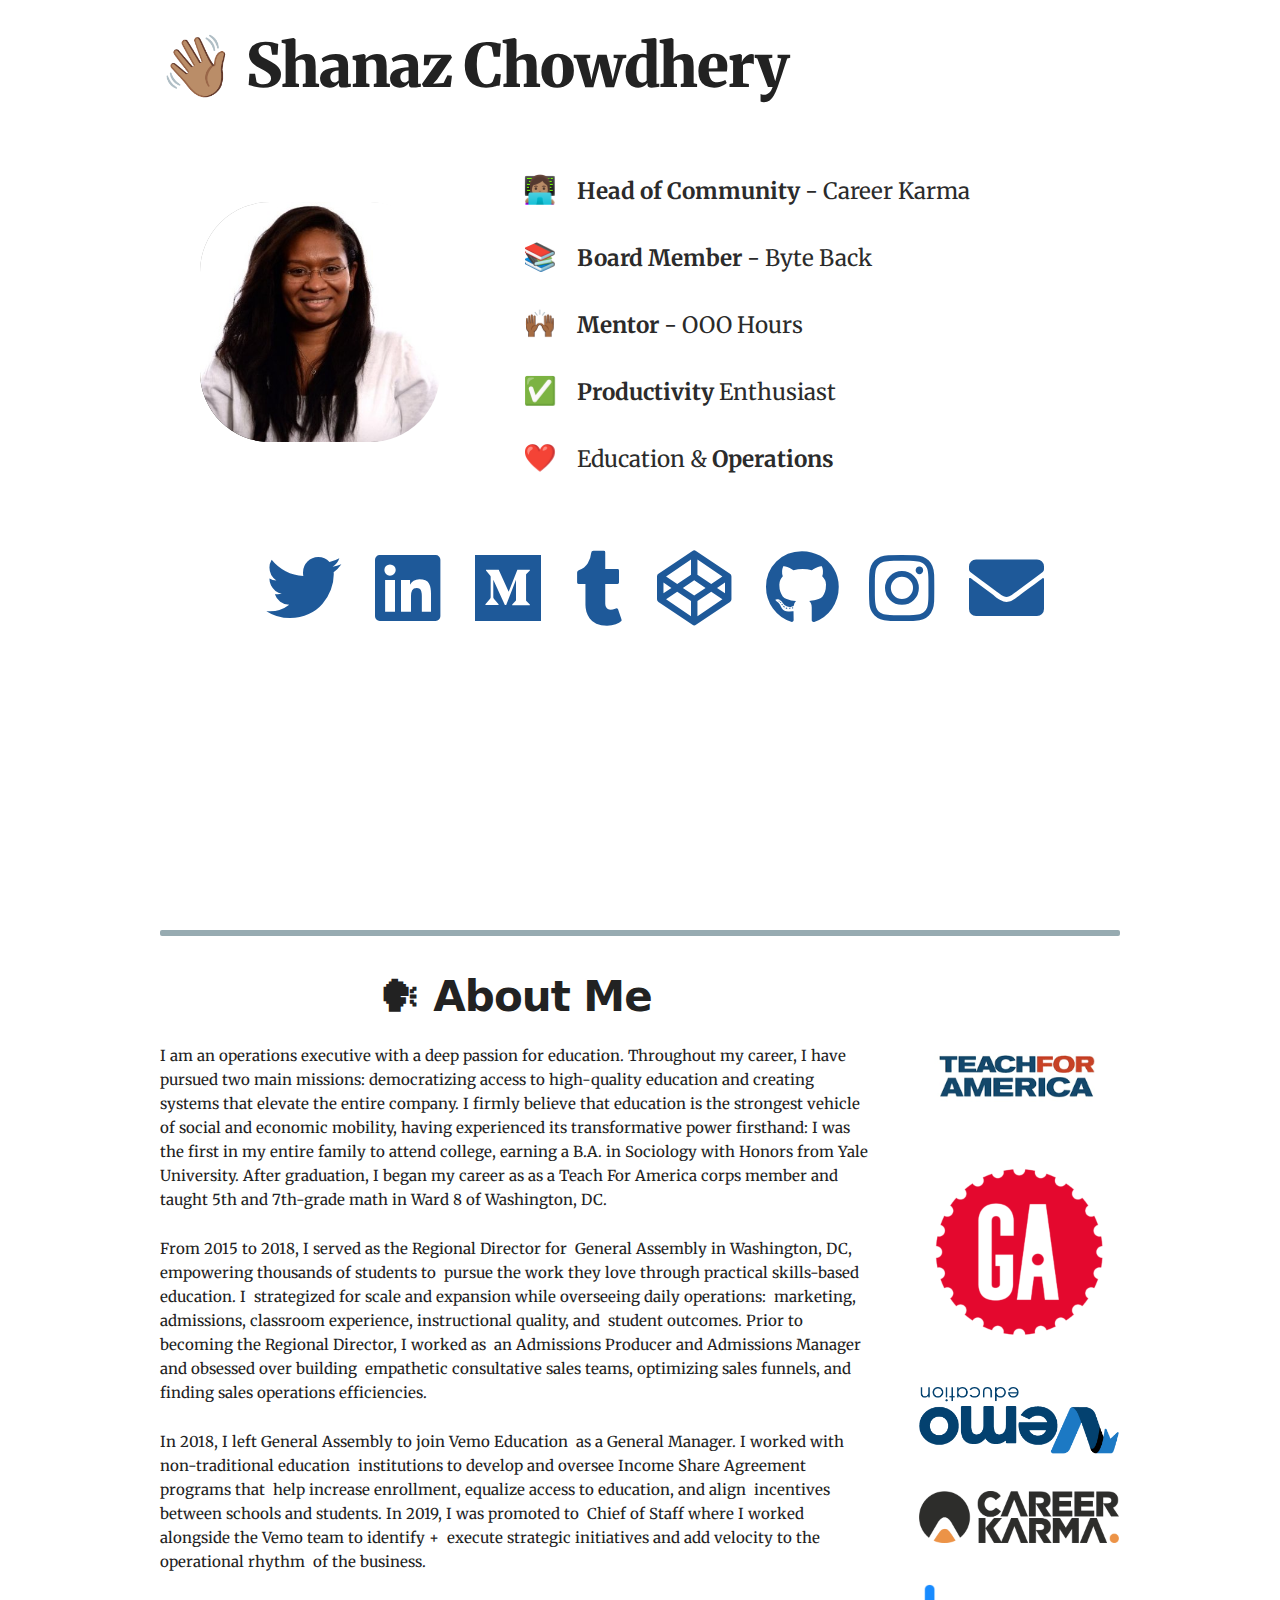
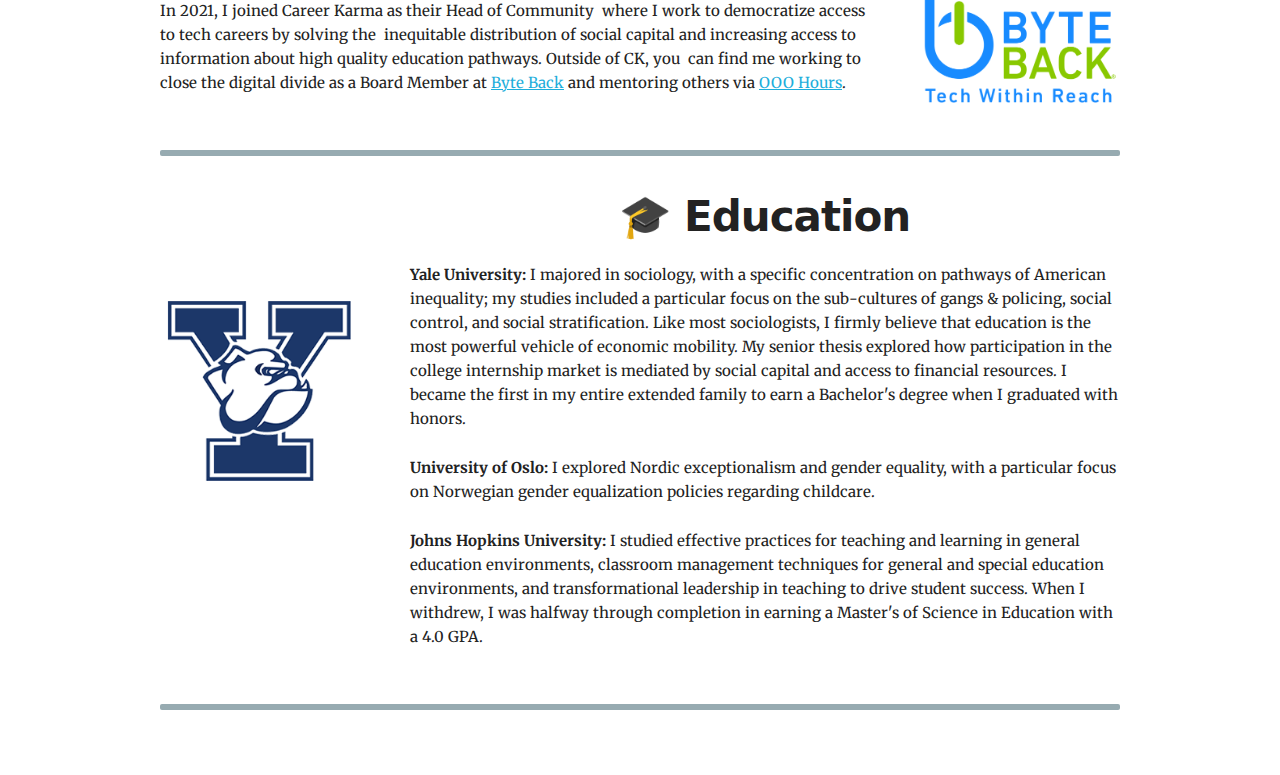
<file: index.html>
<!DOCTYPE html>
<html lang="en">
<head>

  <!-- Basic Page Needs
  –––––––––––––––––––––––––––––––––––––––––––––––––– -->
  <meta charset="utf-8">
  <title>Shanaz Chowdhery</title>
  <meta name="description" content="About Shanaz Chowdhery">
  <meta name="author" content="Shanaz Chowdhery">

  <!-- Mobile Specific Metas
  –––––––––––––––––––––––––––––––––––––––––––––––––– -->
  <meta name="viewport" content="width=device-width, initial-scale=1">

  <!-- FONT
  –––––––––––––––––––––––––––––––––––––––––––––––––– -->
  <link href="https://fonts.googleapis.com/css?family=Merriweather:400,600,900&display=swap" rel="stylesheet">

  <!-- CSS
  –––––––––––––––––––––––––––––––––––––––––––––––––– -->
  <link rel="stylesheet" href="css/normalize.css">
  <link rel="stylesheet" href="css/skeleton.css">
  <link rel="stylesheet" href="css/main.css">
  <link rel="stylesheet" href="font-awesome/css/all.css" > <!--load all styles -->

  <!-- Favicon
  –––––––––––––––––––––––––––––––––––––––––––––––––– -->
  <link rel="icon" type="image/png" href="images/favicon.png">

  <!-- Global site tag (gtag.js) - Google Analytics -->
  <script async src="https://www.googletagmanager.com/gtag/js?id=UA-155282180-1"></script>
          <script>
            window.dataLayer = window.dataLayer || [];
            function gtag(){dataLayer.push(arguments);}
            gtag('js', new Date());

            gtag('config', 'UA-155282180-1');
          </script>
</head>
<body>

  <!-- Primary Page Layout
  –––––––––––––––––––––––––––––––––––––––––––––––––– -->
  <div class="container">
  <section class="hero">
    <header> <!-- header -->
      <div class="row">
        <h1>👋🏽 Shanaz Chowdhery</h1>
      </div>
    </header>

    <div class="row">
      <div class="four columns">
        <!-- <img src="images/selfie.jpg" class="selfie" alt="self"> -->
        <figure class="swap-on-hover  selfie">
         <img  class="swap-on-hover__front-image" src="images/selfie.jpg"/>
         <img class="swap-on-hover__back-image" src="images/selfie2.png"/>
        </figure>
      </div>
      <div class="eight columns">
        <ul class="bullets">
                 <li><i class="fas">👩🏽‍💻</i><strong>Head of Community</strong> - Career Karma</li>
                 <li><i class="fas">📚</i><strong>Board Member</strong> - Byte Back</li>
                 <li><i class="far">🙌🏾</i><strong>Mentor</strong> - OOO Hours</li>
                 <li><i class="fas">✅</i><strong>Productivity</strong> Enthusiast</li>
                 <li><i class="fas">❤️</i>Education & <strong>Operations</strong></li>
           </ul> <!--bullets end -->
      </div>
    </div>
    <div class="row">
      <div class="social">
            <a href="https://twitter.com/shanazfc" alt="twitter" target="_blank"><i class="fab fa-twitter"></i></a>
            <a href="https://www.linkedin.com/in/shanazfc"  alt="LinkedIn" target="_blank"><i class="fab fa-linkedin"></i></a>
            <a href="https://medium.com/@shanazfc"  alt="medium articles" target="_blank"><i class="fab fa-medium"></i></a>
            <a href="https://shanazfc.tumblr.com/"  alt="tumblr" target="_blank"><i class="fab fa-tumblr"></i></a>
            <a href="https://www.codepen.io/ShanazFC/"  alt="codepen" target="_blank"><i class="fab fa-codepen"></i></a>
            <a href="https://www.github.com/shanazfc" alt="github"  target="_blank"><i class="fab fa-github"></i></
            <a href="https://www.instagram.com/shanazfc/"  alt="instagram" target="_blank"><i class="fab fa-instagram"></i></a>
            <a href="mailto:shanazfc@gmail.com"  alt="email me" target="_blank"><i class="fas fa-envelope"></i></a>
        </div>  <!--socal end -->
    </div>
  </section> <!--hero end -->
    <hr>
    <div class="row" id="about">
      <div class="nine columns">
        <h2> 🗣 About Me</h2>
            <p>I am an operations executive with a deep passion for education. Throughout my career, I have pursued two main missions: democratizing access to high-quality education and creating systems that elevate the entire company. I firmly believe that education is the strongest vehicle of social and economic mobility, having experienced its transformative power firsthand: I was the first in my entire family to attend college, earning a B.A. in Sociology with Honors from Yale University. After graduation, I began my career as as a Teach For America corps member and taught 5th and 7th-grade math in Ward 8 of Washington, DC. </p>
            <p>From 2015 to 2018, I served as the Regional Director for  General Assembly in Washington, DC, empowering thousands of students to  pursue the work they love through practical skills-based education. I  strategized for scale and expansion while overseeing daily operations:  marketing, admissions, classroom experience, instructional quality, and  student outcomes. Prior to becoming the Regional Director, I worked as  an Admissions Producer and Admissions Manager and obsessed over building  empathetic consultative sales teams, optimizing sales funnels, and  finding sales operations efficiencies.</p>
            <p>  In 2018, I left General Assembly to join Vemo Education  as a General Manager. I worked with non-traditional education  institutions to develop and oversee Income Share Agreement programs that  help increase enrollment, equalize access to education, and align  incentives between schools and students. In 2019, I was promoted to  Chief of Staff where I worked alongside the Vemo team to identify +  execute strategic initiatives and add velocity to the operational rhythm  of the business.</p>
            <p>In 2021, I joined Career Karma as their Head of Community  where I work to democratize access to tech careers by solving the  inequitable distribution of social capital and increasing access to  information about high quality education pathways. Outside of CK, you  can find me working to close the digital divide as a Board Member at <a href="byteback.org" target="_blank">Byte Back</a> and mentoring others via <a href="https://www.outofofficehours.com/" target="_blank">OOO Hours</a>. </p>
        </div>
        <div class="three columns">
          <img src="images/tfa.png" class="work_images" alt="Teach for America Logo">
          <img src="images/ga_cog.png" class="work_images" alt="GA Cog">
          <img src="images/vemo.png" class="work_images" alt="Vemo Logo">
          <img src="images/ck_logo.png" class="work_images" alt="Career Karma Logo">
          <img src="images/byteback.png" class="work_images" alt="Byte Back Logo">
        </div>
      </div> <!--about section end -->
      <hr>
    <div class="row" id="education">
      <div class="three columns">
        <img src="images/yale.png" class="yale" alt="Yale">
      </div>
        <div class="nine columns">
          <h2>🎓 Education</h2>
            <p> <strong>Yale University:</strong> I majored in sociology, with a specific concentration on pathways of American inequality; my studies included a particular focus on the sub-cultures of gangs & policing, social control, and social stratification. Like most sociologists, I firmly believe that education is the most powerful vehicle of economic mobility. My senior thesis explored how participation in the college internship market is mediated by social capital and access to financial resources. I became the first in my entire extended family to earn a Bachelor's degree when I graduated with honors. </p>
            <p><strong>University of Oslo: </strong>I explored Nordic exceptionalism and gender equality, with a particular focus on Norwegian gender equalization policies regarding childcare.</p>
            <p><strong>Johns Hopkins University: </strong>I studied effective practices for teaching and learning in general education environments, classroom management techniques for general and special education environments, and transformational leadership in teaching to drive student success. When I withdrew, I was halfway through completion in earning a Master's of Science in Education with a 4.0 GPA.</p>
      </div>
    </div> <!--education section end -->
    <hr>
    <div class="row" id="footer">
    <footer>
            <!--Not sure what to put here so blank for now.-->
    </footer>

  </div> <!--container end -->

<!-- End Document
  –––––––––––––––––––––––––––––––––––––––––––––––––– -->
</body>
</html>
</file>
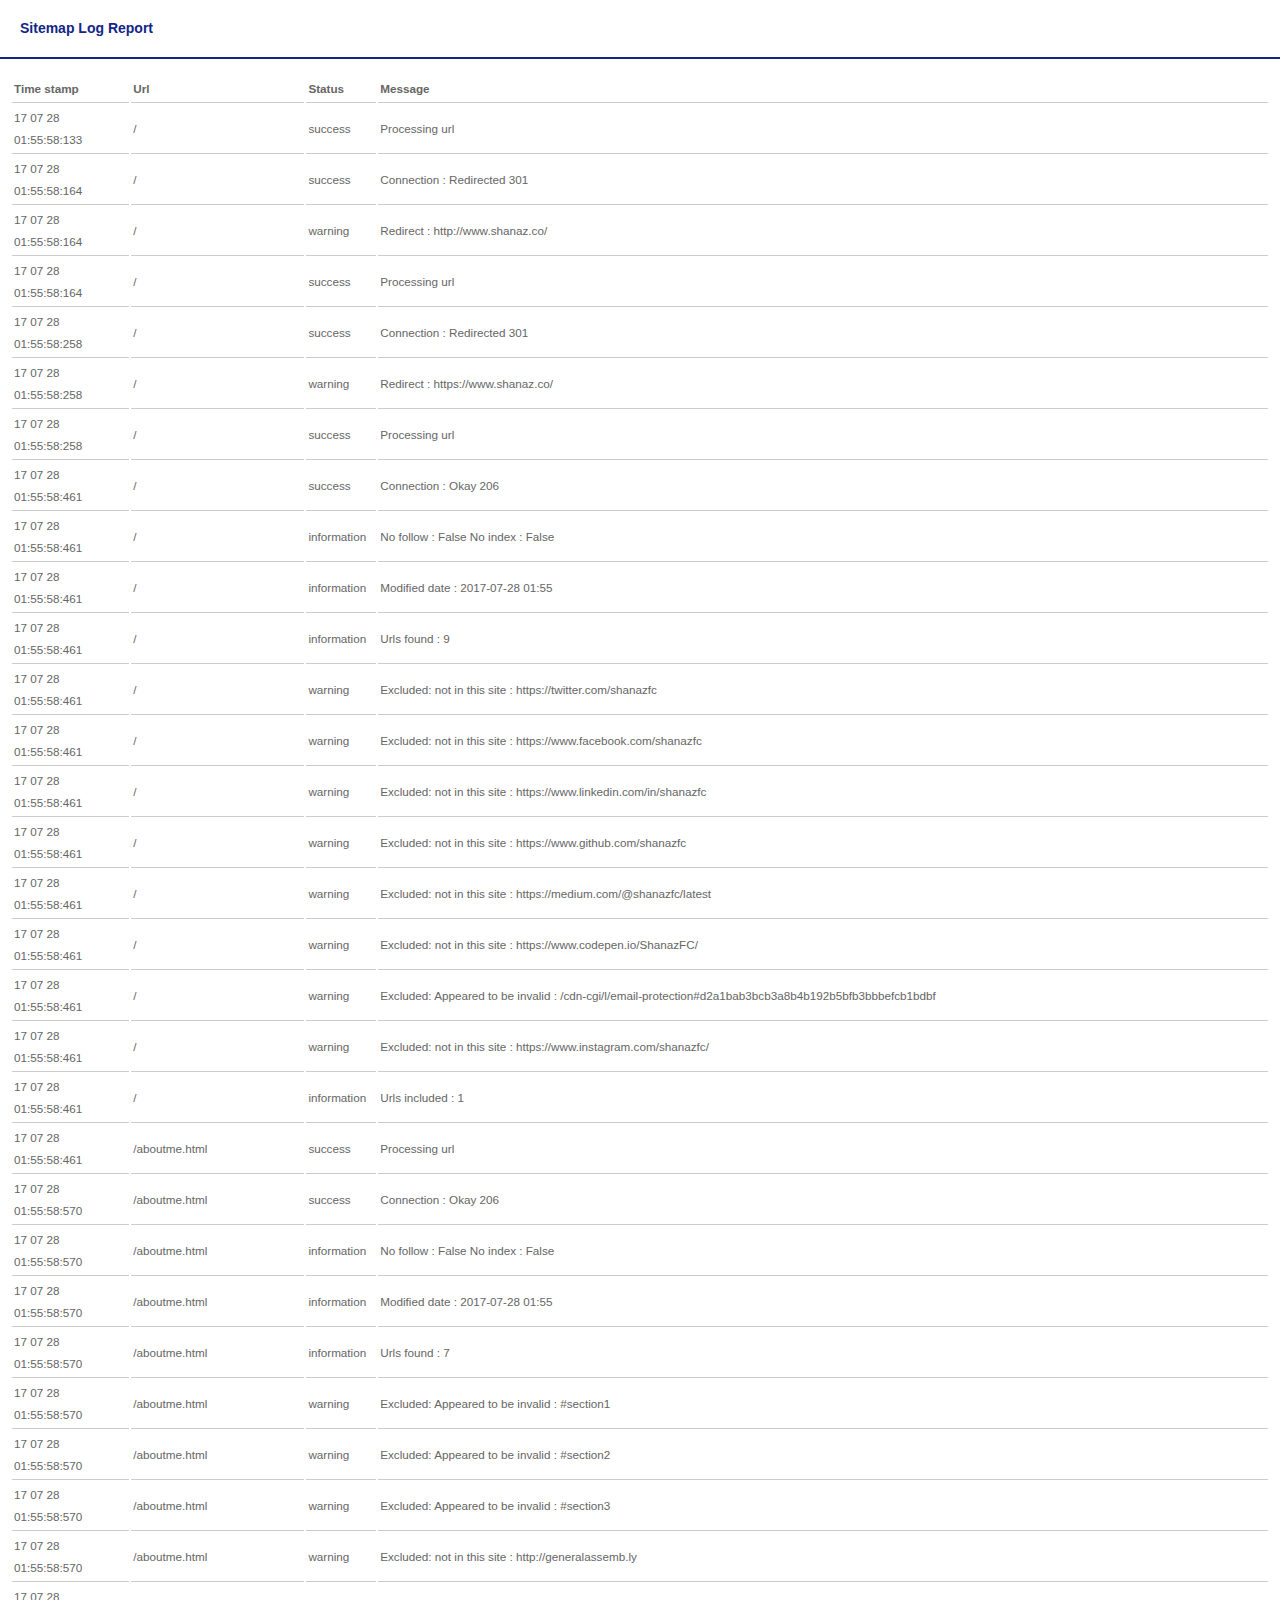
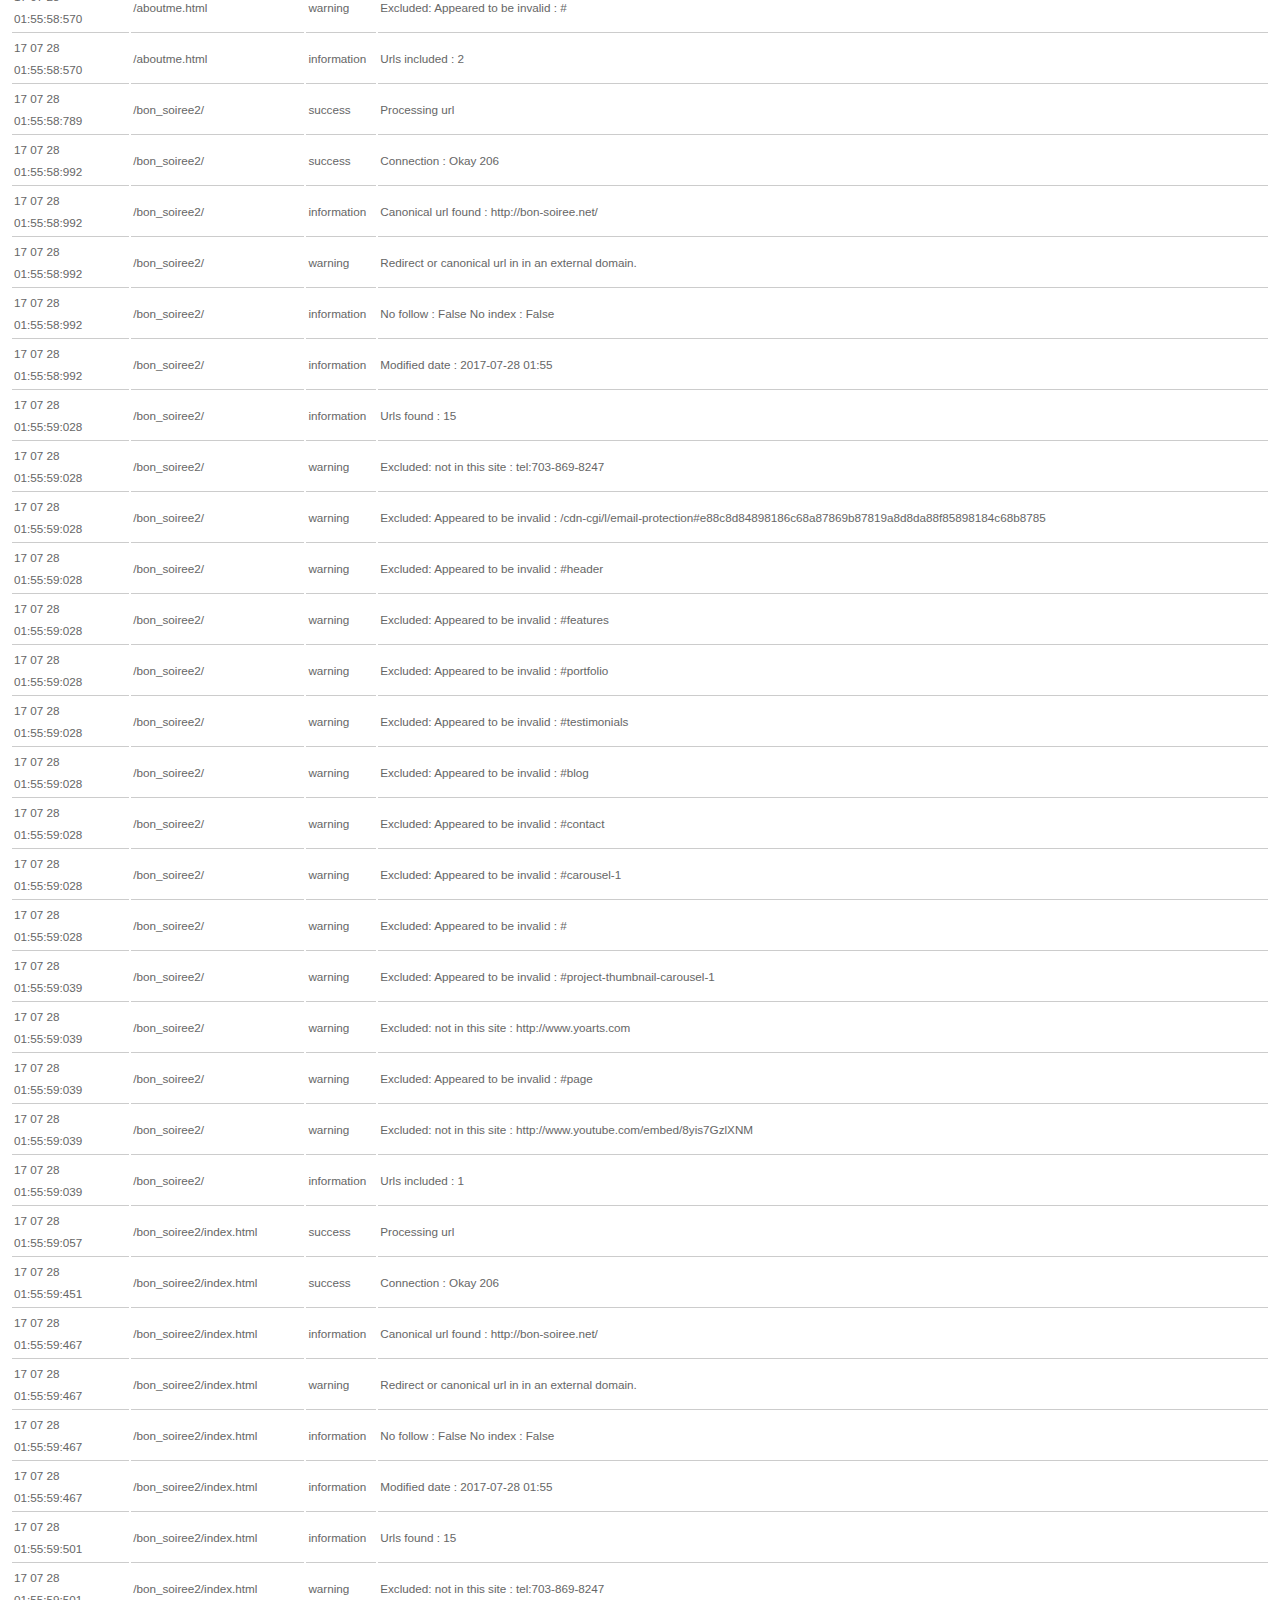
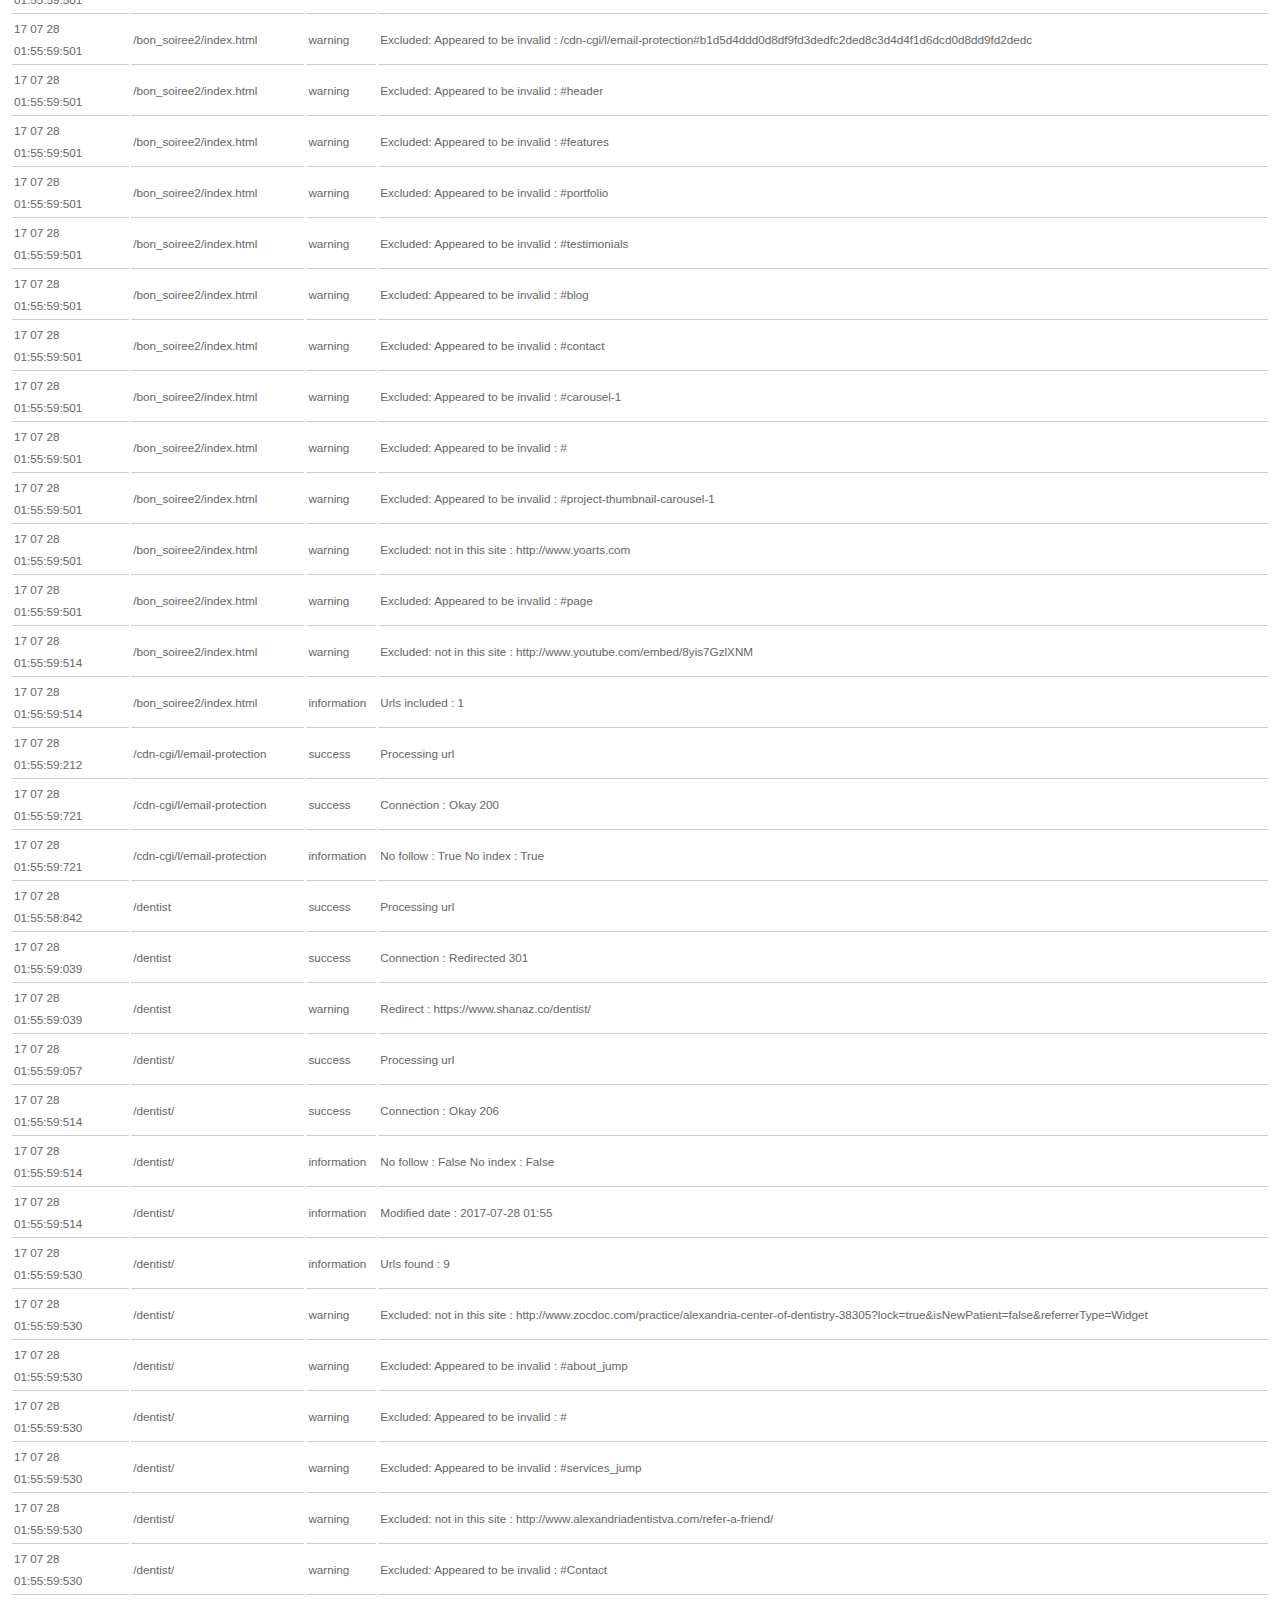
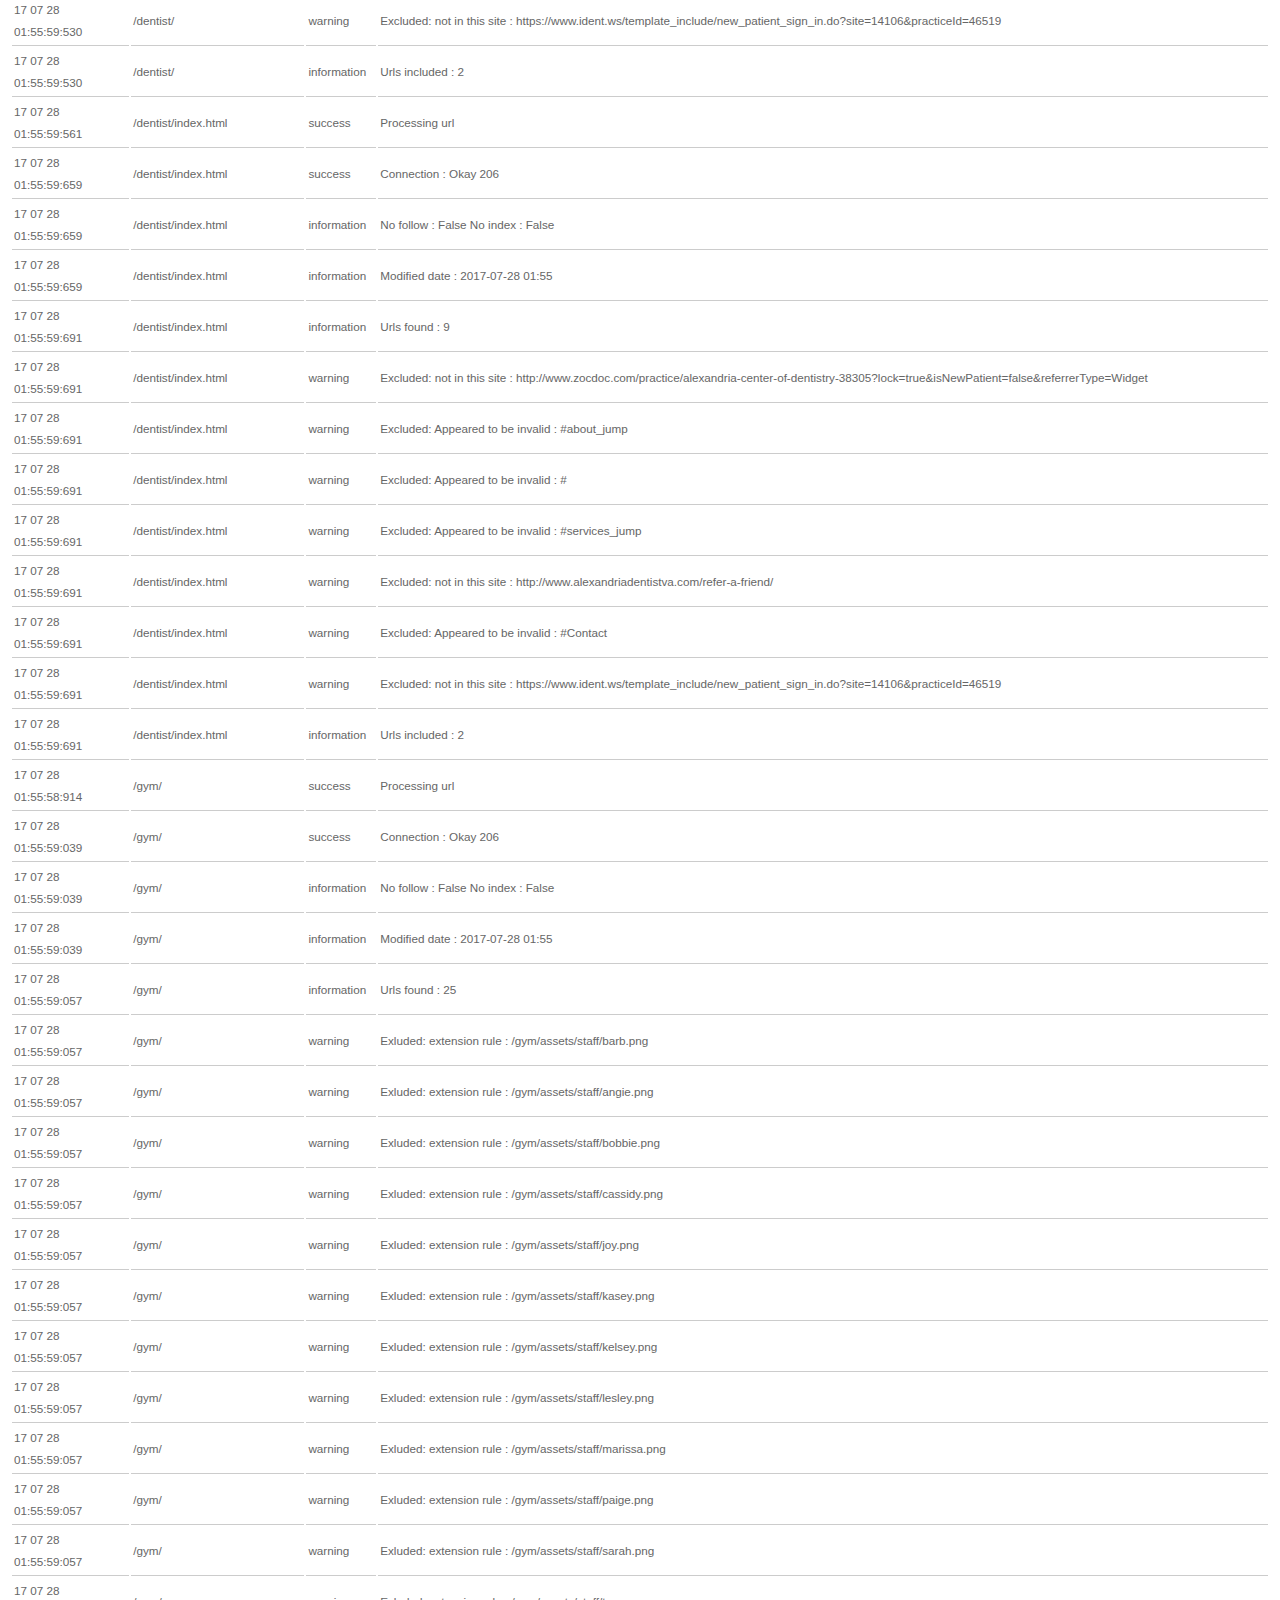
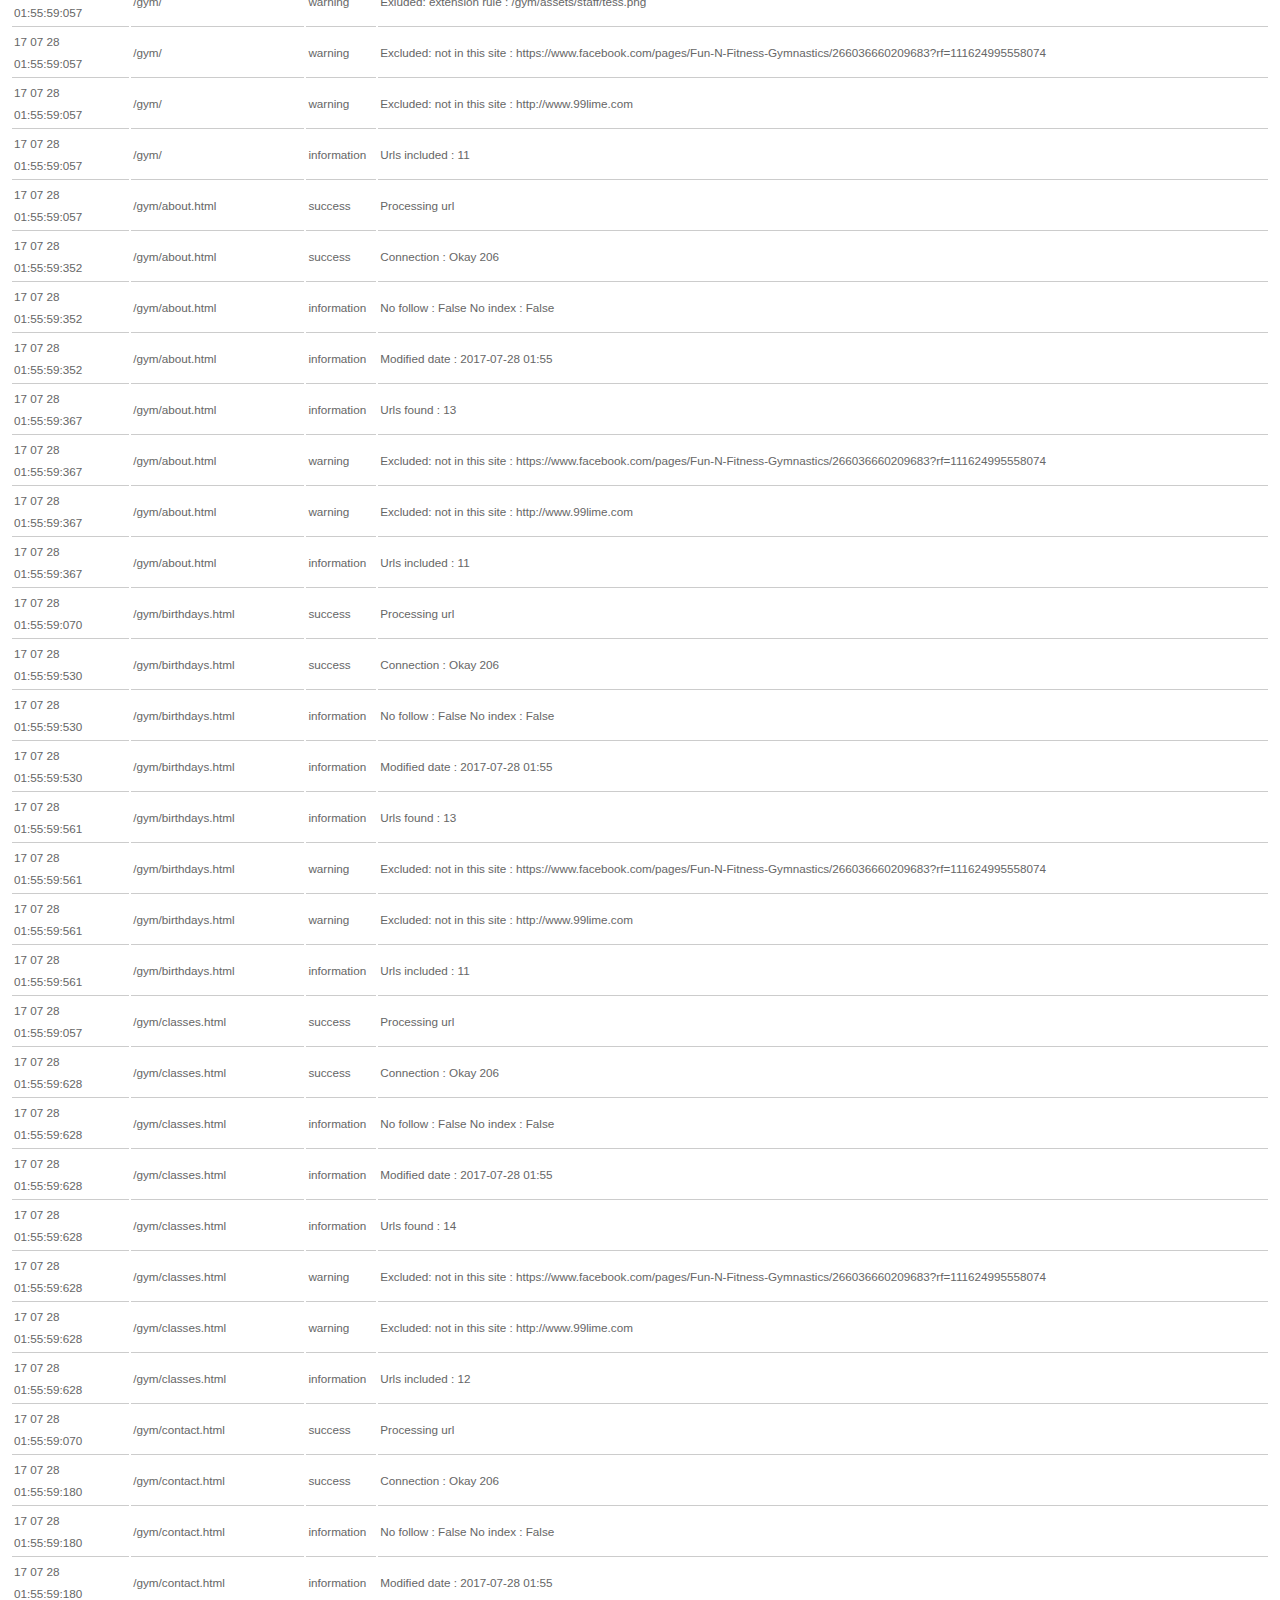
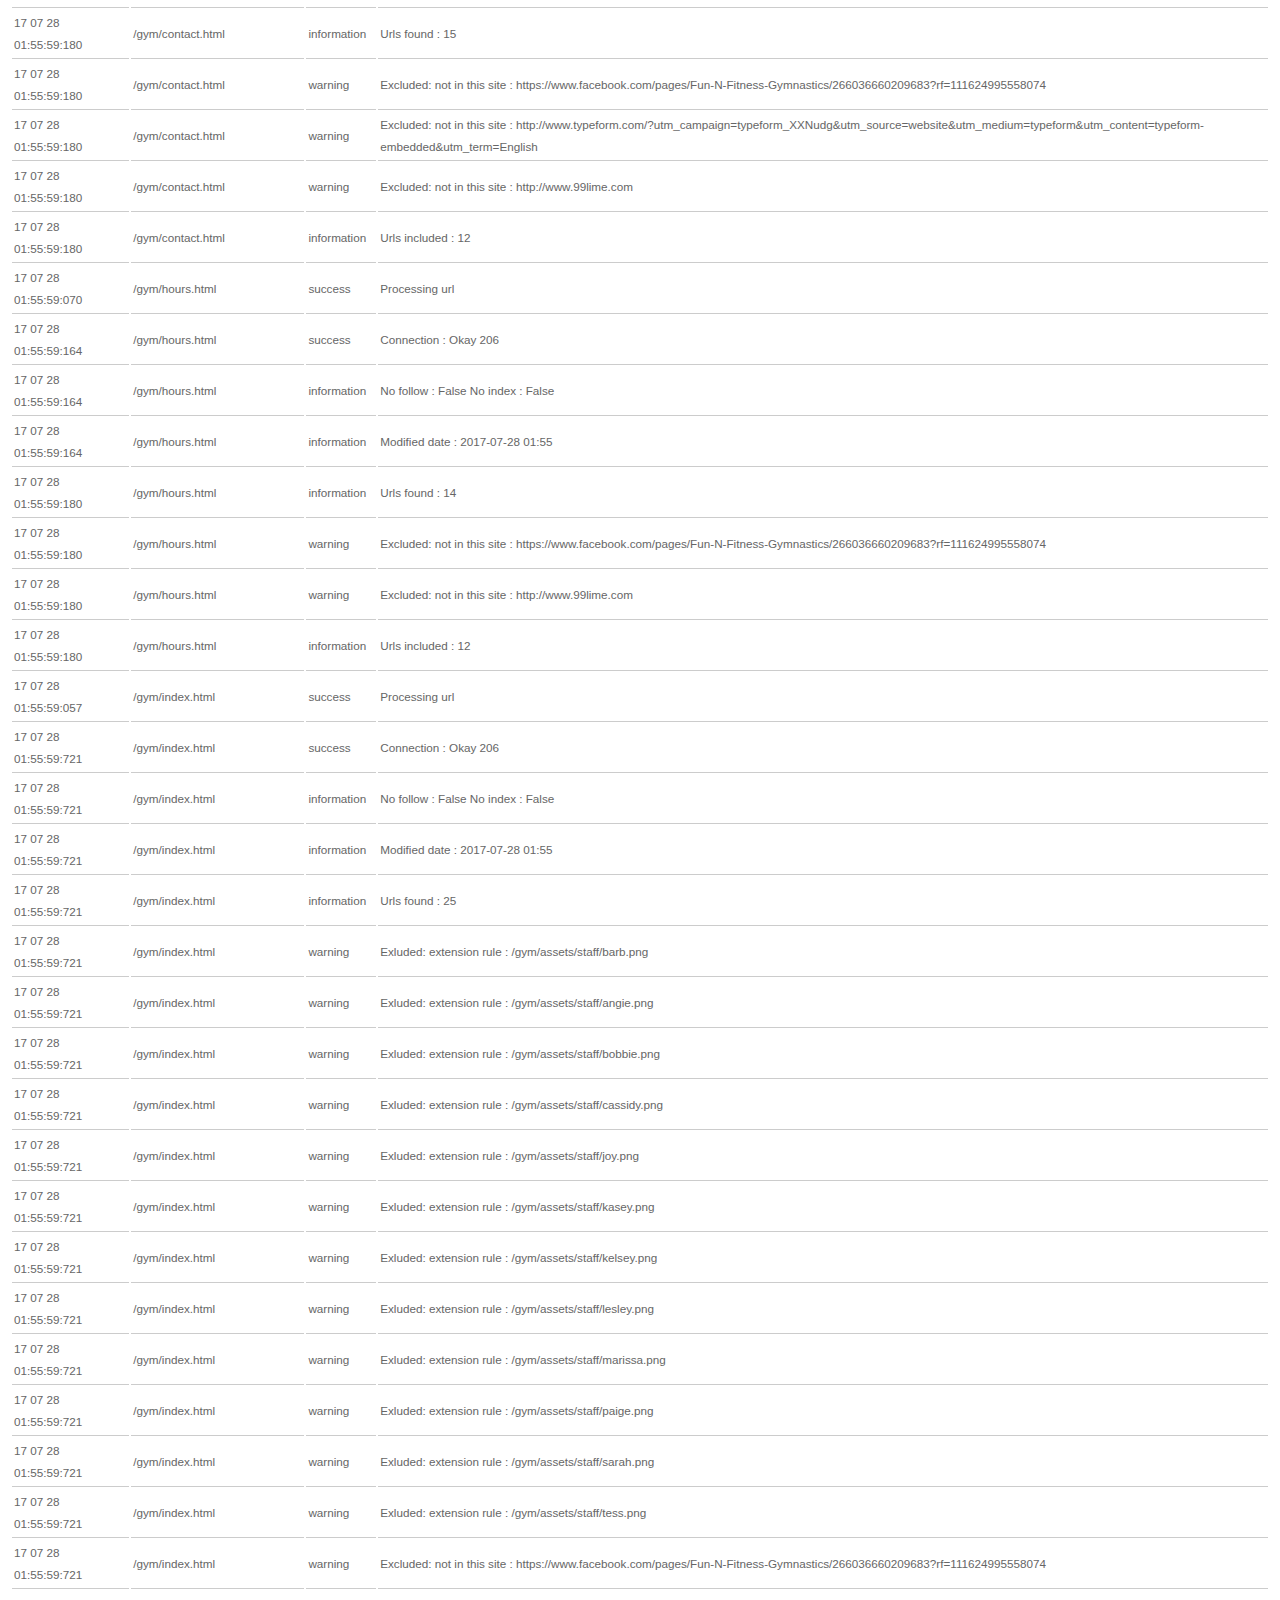
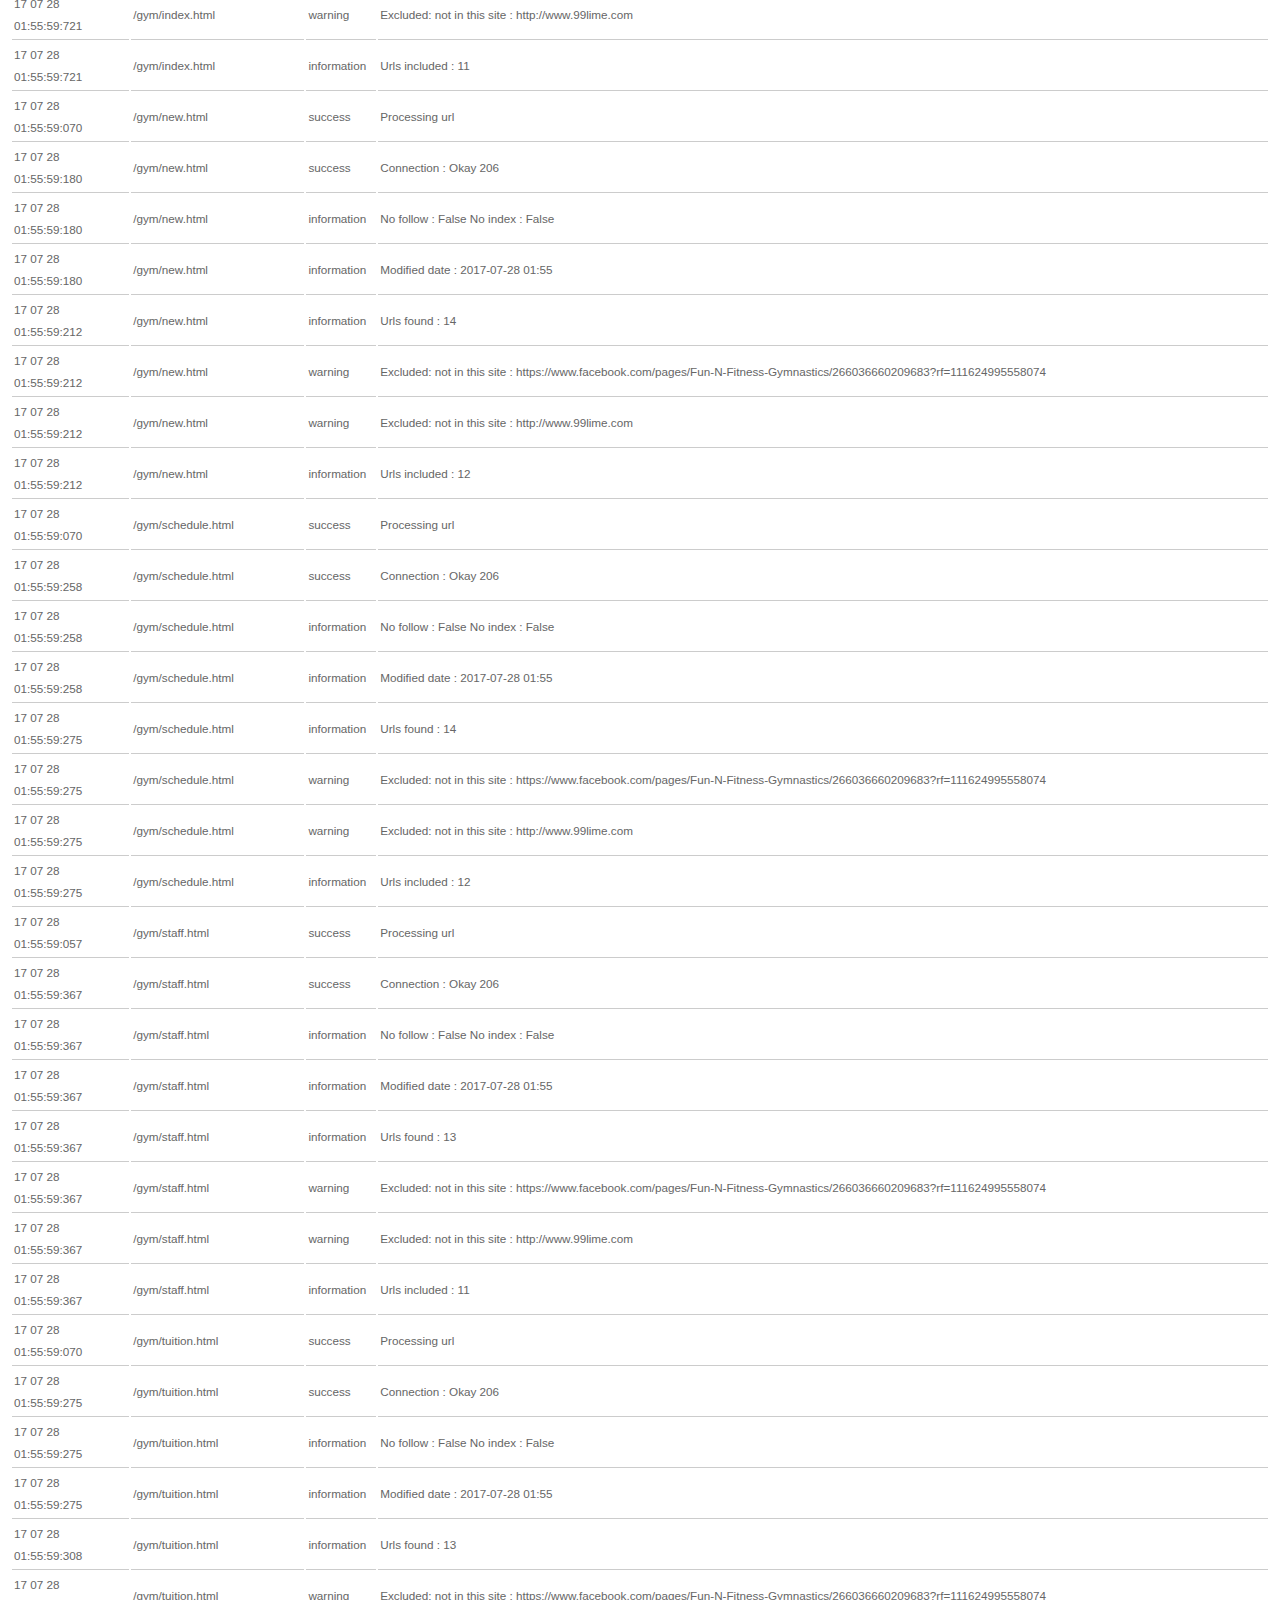
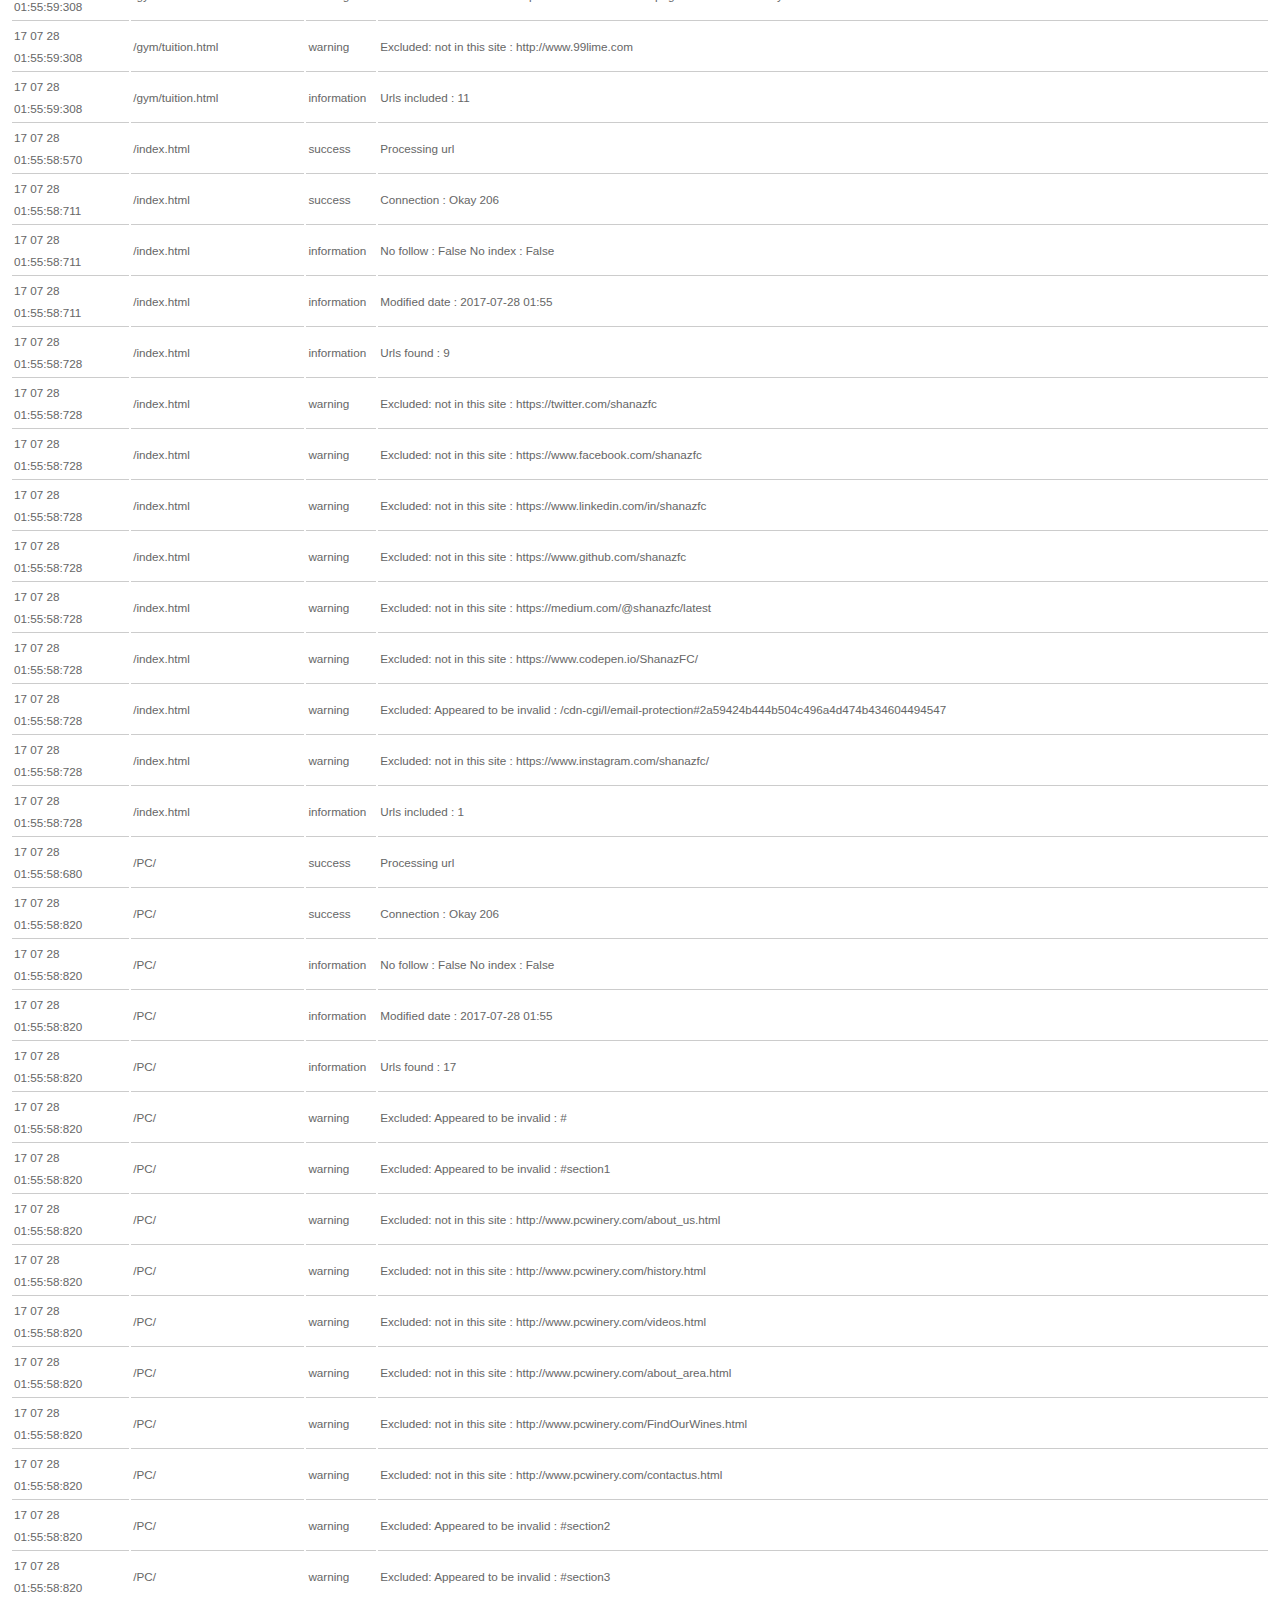
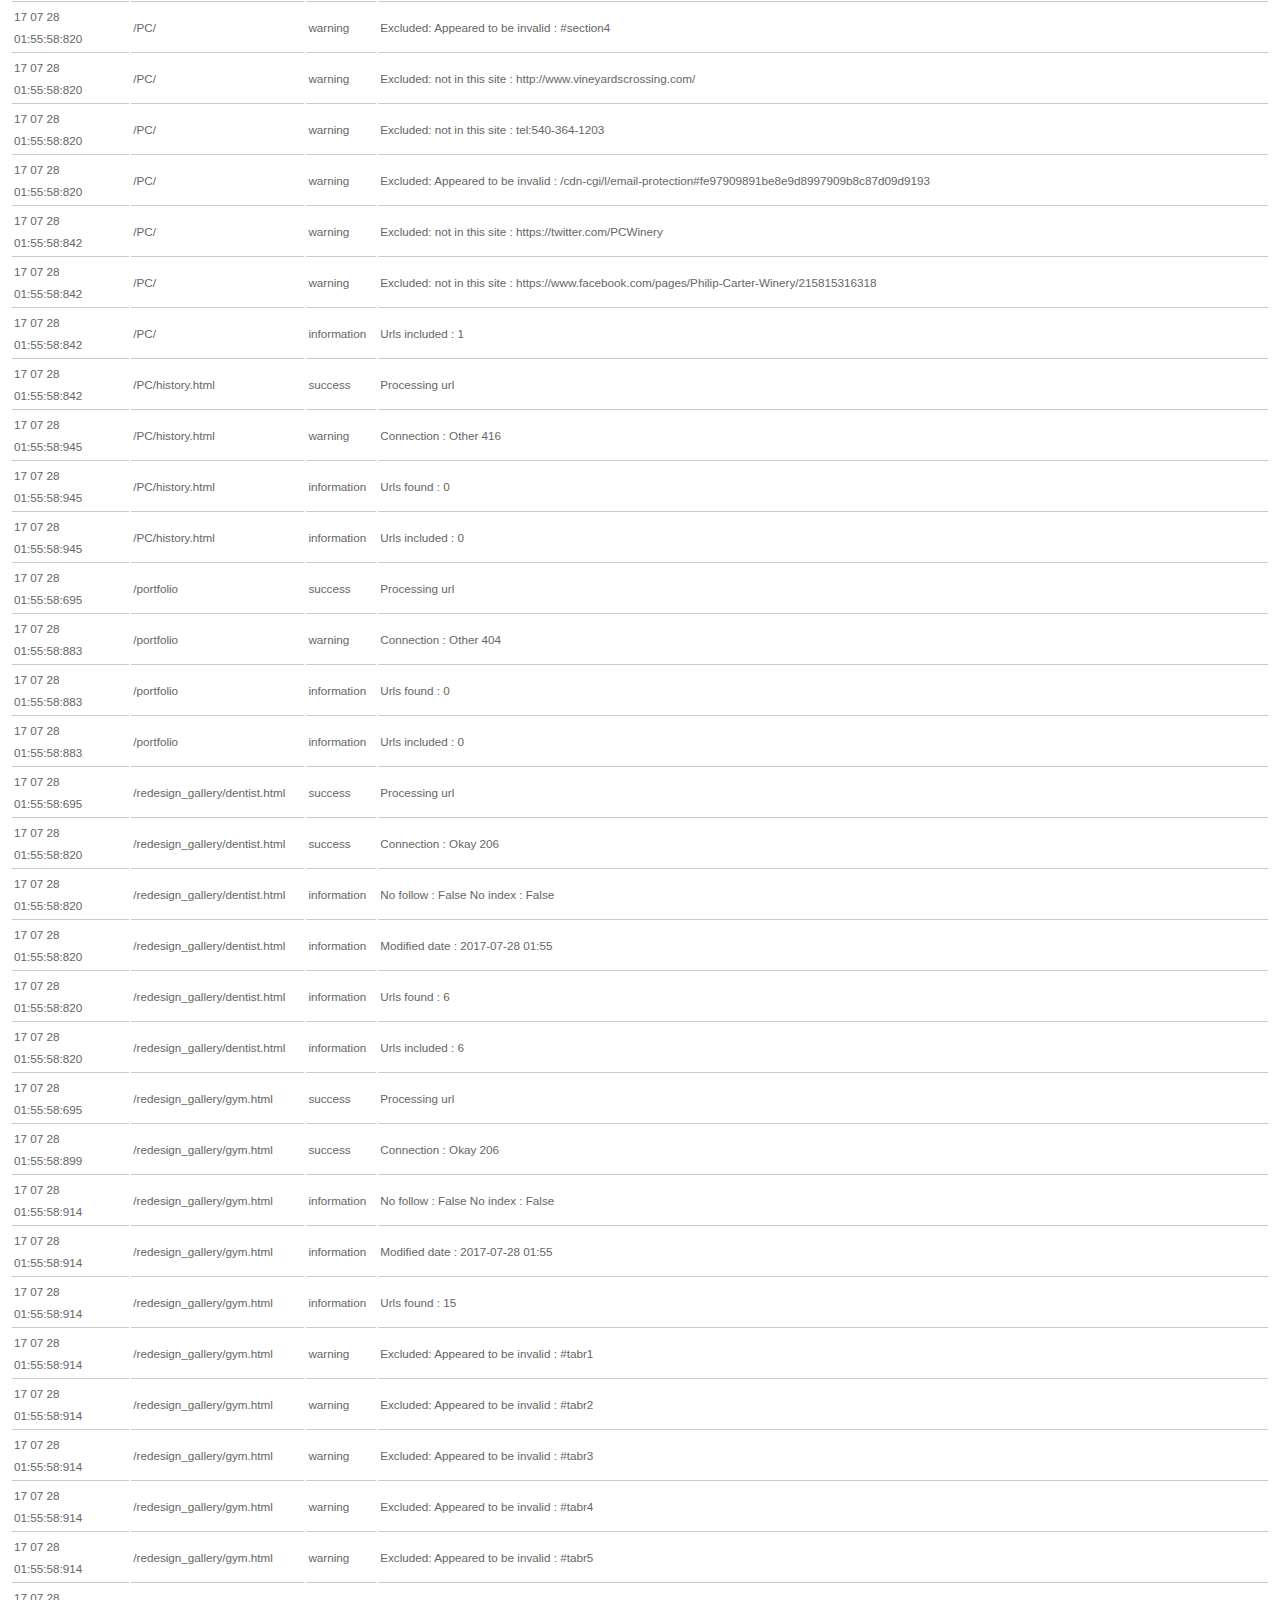
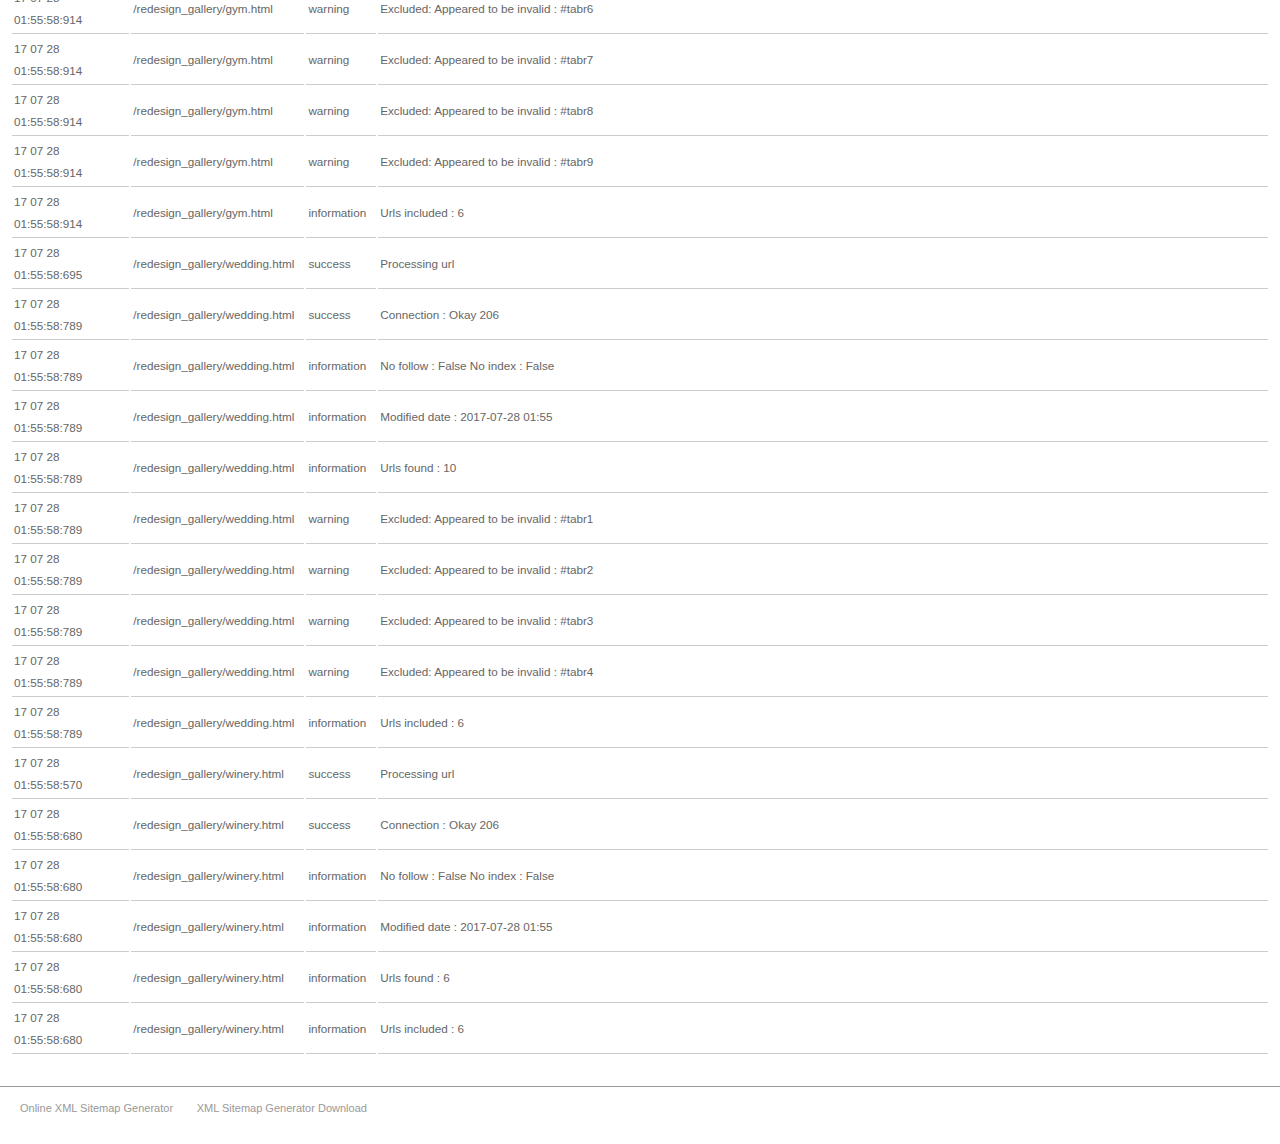
<file: sitemaps/log.htm>
<!DOCTYPE html PUBLIC "-//W3C//DTD XHTML 1.0 Transitional//EN" "http://www.w3.org/TR/xhtml1/DTD/xhtml1-transitional.dtd">

<html xmlns="http://www.w3.org/1999/xhtml">
<head>
    <title>Sitemap Log Report</title>
    <meta id="MetaDescription" name="description" content="Sitemap created using Xml Sitemap Generator .org - the free online Google XML sitemap generator" />
    <meta id="MetaKeywords" name="keywords" content="XML Sitemap Generator" />
    <meta content="Xml Sitemap Generator .org" name="Author" />
    <style>
        body, head, #xsg {margin:0px 0px 0px 0px; line-height:22px; color:#666666; width:100%; padding:0px 0px 0px 0px; 
                          font-family : Tahoma, Verdana,   Arial, sans-serif; font-size:13px;}
        
        #xsg ul li a {font-weight:bold; }
        #xsg ul ul li a {font-weight:normal; }
        #xsg a {text-decoration:none; }
        #xsg p {margin:10px 0px 10px 0px;}
        #xsg ul {list-style:square; }
        #xsg li {}
        #xsg th { text-align:left;font-size: 0.9em;padding:2px 10px 2px 2px; border-bottom:1px solid #CCCCCC; border-collapse:collapse;}
        #xsg td { text-align:left;font-size: 0.9em; padding:2px 10px 2px 2px; border-bottom:1px solid #CCCCCC; border-collapse:collapse;}
        
        #xsg .title {font-size: 0.9em;  color:#132687;  display:inline;}
        #xsg .url {font-size: 0.7em; color:#999999;}
        
        #xsgHeader { width:100%; float:left; margin:0px 0px 5px 0px; border-bottom:2px solid #132687; }
        #xsgHeader h1 {  padding:0px 0px 0px 20px ; float:left;}
        #xsgHeader h1 a {color:#132687; font-size:14px; text-decoration:none;cursor:default;}
        #xsgBody {padding:10px;float:left;}
        #xsgFooter { color:#999999; width:100%; float:left; margin:20px 0px 15px 0px; border-top:1px solid #999999;padding: 10px 0px 10px 0px; }
        #xsgFooter a {color:#999999; font-size:11px; text-decoration:none;   }    
        #xsgFooter span {color:#999999; font-size:11px; text-decoration:none; margin-left:20px; }  
    </style>
</head>
<body>
<div id="xsg">
<div id="xsgHeader">
    <h1><a href="https://XmlSitemapGenerator.org/sitemap-generator.aspx" title="XML Sitemap Generator">Sitemap Log Report</a></h1>
</div>
<div id="xsgBody">


<table><tr><th>Time stamp</th><th>Url</th><th>Status</th><th>Message</th></tr><tr><td>17 07 28 01:55:58:133</td><td>/</td><td>success</td><td>Processing url</td></tr><tr><td>17 07 28 01:55:58:164</td><td>/</td><td>success</td><td>Connection : Redirected 301</td></tr><tr><td>17 07 28 01:55:58:164</td><td>/</td><td>warning</td><td>Redirect : http://www.shanaz.co/</td></tr><tr><td>17 07 28 01:55:58:164</td><td>/</td><td>success</td><td>Processing url</td></tr><tr><td>17 07 28 01:55:58:258</td><td>/</td><td>success</td><td>Connection : Redirected 301</td></tr><tr><td>17 07 28 01:55:58:258</td><td>/</td><td>warning</td><td>Redirect : https://www.shanaz.co/</td></tr><tr><td>17 07 28 01:55:58:258</td><td>/</td><td>success</td><td>Processing url</td></tr><tr><td>17 07 28 01:55:58:461</td><td>/</td><td>success</td><td>Connection : Okay 206</td></tr><tr><td>17 07 28 01:55:58:461</td><td>/</td><td>information</td><td>No follow : False   No index : False</td></tr><tr><td>17 07 28 01:55:58:461</td><td>/</td><td>information</td><td>Modified date : 2017-07-28 01:55</td></tr><tr><td>17 07 28 01:55:58:461</td><td>/</td><td>information</td><td>Urls found : 9</td></tr><tr><td>17 07 28 01:55:58:461</td><td>/</td><td>warning</td><td>Excluded: not in this site : https://twitter.com/shanazfc</td></tr><tr><td>17 07 28 01:55:58:461</td><td>/</td><td>warning</td><td>Excluded: not in this site : https://www.facebook.com/shanazfc</td></tr><tr><td>17 07 28 01:55:58:461</td><td>/</td><td>warning</td><td>Excluded: not in this site : https://www.linkedin.com/in/shanazfc</td></tr><tr><td>17 07 28 01:55:58:461</td><td>/</td><td>warning</td><td>Excluded: not in this site : https://www.github.com/shanazfc</td></tr><tr><td>17 07 28 01:55:58:461</td><td>/</td><td>warning</td><td>Excluded: not in this site : https://medium.com/@shanazfc/latest</td></tr><tr><td>17 07 28 01:55:58:461</td><td>/</td><td>warning</td><td>Excluded: not in this site : https://www.codepen.io/ShanazFC/</td></tr><tr><td>17 07 28 01:55:58:461</td><td>/</td><td>warning</td><td>Excluded: Appeared to be invalid : /cdn-cgi/l/email-protection#d2a1bab3bcb3a8b4b192b5bfb3bbbefcb1bdbf</td></tr><tr><td>17 07 28 01:55:58:461</td><td>/</td><td>warning</td><td>Excluded: not in this site : https://www.instagram.com/shanazfc/</td></tr><tr><td>17 07 28 01:55:58:461</td><td>/</td><td>information</td><td>Urls included : 1</td></tr><tr><td>17 07 28 01:55:58:461</td><td>/aboutme.html</td><td>success</td><td>Processing url</td></tr><tr><td>17 07 28 01:55:58:570</td><td>/aboutme.html</td><td>success</td><td>Connection : Okay 206</td></tr><tr><td>17 07 28 01:55:58:570</td><td>/aboutme.html</td><td>information</td><td>No follow : False   No index : False</td></tr><tr><td>17 07 28 01:55:58:570</td><td>/aboutme.html</td><td>information</td><td>Modified date : 2017-07-28 01:55</td></tr><tr><td>17 07 28 01:55:58:570</td><td>/aboutme.html</td><td>information</td><td>Urls found : 7</td></tr><tr><td>17 07 28 01:55:58:570</td><td>/aboutme.html</td><td>warning</td><td>Excluded: Appeared to be invalid : #section1</td></tr><tr><td>17 07 28 01:55:58:570</td><td>/aboutme.html</td><td>warning</td><td>Excluded: Appeared to be invalid : #section2</td></tr><tr><td>17 07 28 01:55:58:570</td><td>/aboutme.html</td><td>warning</td><td>Excluded: Appeared to be invalid : #section3</td></tr><tr><td>17 07 28 01:55:58:570</td><td>/aboutme.html</td><td>warning</td><td>Excluded: not in this site : http://generalassemb.ly</td></tr><tr><td>17 07 28 01:55:58:570</td><td>/aboutme.html</td><td>warning</td><td>Excluded: Appeared to be invalid : #</td></tr><tr><td>17 07 28 01:55:58:570</td><td>/aboutme.html</td><td>information</td><td>Urls included : 2</td></tr><tr><td>17 07 28 01:55:58:789</td><td>/bon_soiree2/</td><td>success</td><td>Processing url</td></tr><tr><td>17 07 28 01:55:58:992</td><td>/bon_soiree2/</td><td>success</td><td>Connection : Okay 206</td></tr><tr><td>17 07 28 01:55:58:992</td><td>/bon_soiree2/</td><td>information</td><td>Canonical url found : http://bon-soiree.net/</td></tr><tr><td>17 07 28 01:55:58:992</td><td>/bon_soiree2/</td><td>warning</td><td>Redirect or canonical url in in an external domain.</td></tr><tr><td>17 07 28 01:55:58:992</td><td>/bon_soiree2/</td><td>information</td><td>No follow : False   No index : False</td></tr><tr><td>17 07 28 01:55:58:992</td><td>/bon_soiree2/</td><td>information</td><td>Modified date : 2017-07-28 01:55</td></tr><tr><td>17 07 28 01:55:59:028</td><td>/bon_soiree2/</td><td>information</td><td>Urls found : 15</td></tr><tr><td>17 07 28 01:55:59:028</td><td>/bon_soiree2/</td><td>warning</td><td>Excluded: not in this site : tel:703-869-8247</td></tr><tr><td>17 07 28 01:55:59:028</td><td>/bon_soiree2/</td><td>warning</td><td>Excluded: Appeared to be invalid : /cdn-cgi/l/email-protection#e88c8d84898186c68a87869b87819a8d8da88f85898184c68b8785</td></tr><tr><td>17 07 28 01:55:59:028</td><td>/bon_soiree2/</td><td>warning</td><td>Excluded: Appeared to be invalid : #header</td></tr><tr><td>17 07 28 01:55:59:028</td><td>/bon_soiree2/</td><td>warning</td><td>Excluded: Appeared to be invalid : #features</td></tr><tr><td>17 07 28 01:55:59:028</td><td>/bon_soiree2/</td><td>warning</td><td>Excluded: Appeared to be invalid : #portfolio</td></tr><tr><td>17 07 28 01:55:59:028</td><td>/bon_soiree2/</td><td>warning</td><td>Excluded: Appeared to be invalid : #testimonials</td></tr><tr><td>17 07 28 01:55:59:028</td><td>/bon_soiree2/</td><td>warning</td><td>Excluded: Appeared to be invalid : #blog</td></tr><tr><td>17 07 28 01:55:59:028</td><td>/bon_soiree2/</td><td>warning</td><td>Excluded: Appeared to be invalid : #contact</td></tr><tr><td>17 07 28 01:55:59:028</td><td>/bon_soiree2/</td><td>warning</td><td>Excluded: Appeared to be invalid : #carousel-1</td></tr><tr><td>17 07 28 01:55:59:028</td><td>/bon_soiree2/</td><td>warning</td><td>Excluded: Appeared to be invalid : #</td></tr><tr><td>17 07 28 01:55:59:039</td><td>/bon_soiree2/</td><td>warning</td><td>Excluded: Appeared to be invalid : #project-thumbnail-carousel-1</td></tr><tr><td>17 07 28 01:55:59:039</td><td>/bon_soiree2/</td><td>warning</td><td>Excluded: not in this site : http://www.yoarts.com</td></tr><tr><td>17 07 28 01:55:59:039</td><td>/bon_soiree2/</td><td>warning</td><td>Excluded: Appeared to be invalid : #page</td></tr><tr><td>17 07 28 01:55:59:039</td><td>/bon_soiree2/</td><td>warning</td><td>Excluded: not in this site : http://www.youtube.com/embed/8yis7GzlXNM</td></tr><tr><td>17 07 28 01:55:59:039</td><td>/bon_soiree2/</td><td>information</td><td>Urls included : 1</td></tr><tr><td>17 07 28 01:55:59:057</td><td>/bon_soiree2/index.html</td><td>success</td><td>Processing url</td></tr><tr><td>17 07 28 01:55:59:451</td><td>/bon_soiree2/index.html</td><td>success</td><td>Connection : Okay 206</td></tr><tr><td>17 07 28 01:55:59:467</td><td>/bon_soiree2/index.html</td><td>information</td><td>Canonical url found : http://bon-soiree.net/</td></tr><tr><td>17 07 28 01:55:59:467</td><td>/bon_soiree2/index.html</td><td>warning</td><td>Redirect or canonical url in in an external domain.</td></tr><tr><td>17 07 28 01:55:59:467</td><td>/bon_soiree2/index.html</td><td>information</td><td>No follow : False   No index : False</td></tr><tr><td>17 07 28 01:55:59:467</td><td>/bon_soiree2/index.html</td><td>information</td><td>Modified date : 2017-07-28 01:55</td></tr><tr><td>17 07 28 01:55:59:501</td><td>/bon_soiree2/index.html</td><td>information</td><td>Urls found : 15</td></tr><tr><td>17 07 28 01:55:59:501</td><td>/bon_soiree2/index.html</td><td>warning</td><td>Excluded: not in this site : tel:703-869-8247</td></tr><tr><td>17 07 28 01:55:59:501</td><td>/bon_soiree2/index.html</td><td>warning</td><td>Excluded: Appeared to be invalid : /cdn-cgi/l/email-protection#b1d5d4ddd0d8df9fd3dedfc2ded8c3d4d4f1d6dcd0d8dd9fd2dedc</td></tr><tr><td>17 07 28 01:55:59:501</td><td>/bon_soiree2/index.html</td><td>warning</td><td>Excluded: Appeared to be invalid : #header</td></tr><tr><td>17 07 28 01:55:59:501</td><td>/bon_soiree2/index.html</td><td>warning</td><td>Excluded: Appeared to be invalid : #features</td></tr><tr><td>17 07 28 01:55:59:501</td><td>/bon_soiree2/index.html</td><td>warning</td><td>Excluded: Appeared to be invalid : #portfolio</td></tr><tr><td>17 07 28 01:55:59:501</td><td>/bon_soiree2/index.html</td><td>warning</td><td>Excluded: Appeared to be invalid : #testimonials</td></tr><tr><td>17 07 28 01:55:59:501</td><td>/bon_soiree2/index.html</td><td>warning</td><td>Excluded: Appeared to be invalid : #blog</td></tr><tr><td>17 07 28 01:55:59:501</td><td>/bon_soiree2/index.html</td><td>warning</td><td>Excluded: Appeared to be invalid : #contact</td></tr><tr><td>17 07 28 01:55:59:501</td><td>/bon_soiree2/index.html</td><td>warning</td><td>Excluded: Appeared to be invalid : #carousel-1</td></tr><tr><td>17 07 28 01:55:59:501</td><td>/bon_soiree2/index.html</td><td>warning</td><td>Excluded: Appeared to be invalid : #</td></tr><tr><td>17 07 28 01:55:59:501</td><td>/bon_soiree2/index.html</td><td>warning</td><td>Excluded: Appeared to be invalid : #project-thumbnail-carousel-1</td></tr><tr><td>17 07 28 01:55:59:501</td><td>/bon_soiree2/index.html</td><td>warning</td><td>Excluded: not in this site : http://www.yoarts.com</td></tr><tr><td>17 07 28 01:55:59:501</td><td>/bon_soiree2/index.html</td><td>warning</td><td>Excluded: Appeared to be invalid : #page</td></tr><tr><td>17 07 28 01:55:59:514</td><td>/bon_soiree2/index.html</td><td>warning</td><td>Excluded: not in this site : http://www.youtube.com/embed/8yis7GzlXNM</td></tr><tr><td>17 07 28 01:55:59:514</td><td>/bon_soiree2/index.html</td><td>information</td><td>Urls included : 1</td></tr><tr><td>17 07 28 01:55:59:212</td><td>/cdn-cgi/l/email-protection</td><td>success</td><td>Processing url</td></tr><tr><td>17 07 28 01:55:59:721</td><td>/cdn-cgi/l/email-protection</td><td>success</td><td>Connection : Okay 200</td></tr><tr><td>17 07 28 01:55:59:721</td><td>/cdn-cgi/l/email-protection</td><td>information</td><td>No follow : True   No index : True</td></tr><tr><td>17 07 28 01:55:58:842</td><td>/dentist</td><td>success</td><td>Processing url</td></tr><tr><td>17 07 28 01:55:59:039</td><td>/dentist</td><td>success</td><td>Connection : Redirected 301</td></tr><tr><td>17 07 28 01:55:59:039</td><td>/dentist</td><td>warning</td><td>Redirect : https://www.shanaz.co/dentist/</td></tr><tr><td>17 07 28 01:55:59:057</td><td>/dentist/</td><td>success</td><td>Processing url</td></tr><tr><td>17 07 28 01:55:59:514</td><td>/dentist/</td><td>success</td><td>Connection : Okay 206</td></tr><tr><td>17 07 28 01:55:59:514</td><td>/dentist/</td><td>information</td><td>No follow : False   No index : False</td></tr><tr><td>17 07 28 01:55:59:514</td><td>/dentist/</td><td>information</td><td>Modified date : 2017-07-28 01:55</td></tr><tr><td>17 07 28 01:55:59:530</td><td>/dentist/</td><td>information</td><td>Urls found : 9</td></tr><tr><td>17 07 28 01:55:59:530</td><td>/dentist/</td><td>warning</td><td>Excluded: not in this site : http://www.zocdoc.com/practice/alexandria-center-of-dentistry-38305?lock=true&isNewPatient=false&referrerType=Widget</td></tr><tr><td>17 07 28 01:55:59:530</td><td>/dentist/</td><td>warning</td><td>Excluded: Appeared to be invalid : #about_jump</td></tr><tr><td>17 07 28 01:55:59:530</td><td>/dentist/</td><td>warning</td><td>Excluded: Appeared to be invalid : #</td></tr><tr><td>17 07 28 01:55:59:530</td><td>/dentist/</td><td>warning</td><td>Excluded: Appeared to be invalid : #services_jump</td></tr><tr><td>17 07 28 01:55:59:530</td><td>/dentist/</td><td>warning</td><td>Excluded: not in this site : http://www.alexandriadentistva.com/refer-a-friend/</td></tr><tr><td>17 07 28 01:55:59:530</td><td>/dentist/</td><td>warning</td><td>Excluded: Appeared to be invalid : #Contact</td></tr><tr><td>17 07 28 01:55:59:530</td><td>/dentist/</td><td>warning</td><td>Excluded: not in this site : https://www.ident.ws/template_include/new_patient_sign_in.do?site=14106&practiceId=46519</td></tr><tr><td>17 07 28 01:55:59:530</td><td>/dentist/</td><td>information</td><td>Urls included : 2</td></tr><tr><td>17 07 28 01:55:59:561</td><td>/dentist/index.html</td><td>success</td><td>Processing url</td></tr><tr><td>17 07 28 01:55:59:659</td><td>/dentist/index.html</td><td>success</td><td>Connection : Okay 206</td></tr><tr><td>17 07 28 01:55:59:659</td><td>/dentist/index.html</td><td>information</td><td>No follow : False   No index : False</td></tr><tr><td>17 07 28 01:55:59:659</td><td>/dentist/index.html</td><td>information</td><td>Modified date : 2017-07-28 01:55</td></tr><tr><td>17 07 28 01:55:59:691</td><td>/dentist/index.html</td><td>information</td><td>Urls found : 9</td></tr><tr><td>17 07 28 01:55:59:691</td><td>/dentist/index.html</td><td>warning</td><td>Excluded: not in this site : http://www.zocdoc.com/practice/alexandria-center-of-dentistry-38305?lock=true&isNewPatient=false&referrerType=Widget</td></tr><tr><td>17 07 28 01:55:59:691</td><td>/dentist/index.html</td><td>warning</td><td>Excluded: Appeared to be invalid : #about_jump</td></tr><tr><td>17 07 28 01:55:59:691</td><td>/dentist/index.html</td><td>warning</td><td>Excluded: Appeared to be invalid : #</td></tr><tr><td>17 07 28 01:55:59:691</td><td>/dentist/index.html</td><td>warning</td><td>Excluded: Appeared to be invalid : #services_jump</td></tr><tr><td>17 07 28 01:55:59:691</td><td>/dentist/index.html</td><td>warning</td><td>Excluded: not in this site : http://www.alexandriadentistva.com/refer-a-friend/</td></tr><tr><td>17 07 28 01:55:59:691</td><td>/dentist/index.html</td><td>warning</td><td>Excluded: Appeared to be invalid : #Contact</td></tr><tr><td>17 07 28 01:55:59:691</td><td>/dentist/index.html</td><td>warning</td><td>Excluded: not in this site : https://www.ident.ws/template_include/new_patient_sign_in.do?site=14106&practiceId=46519</td></tr><tr><td>17 07 28 01:55:59:691</td><td>/dentist/index.html</td><td>information</td><td>Urls included : 2</td></tr><tr><td>17 07 28 01:55:58:914</td><td>/gym/</td><td>success</td><td>Processing url</td></tr><tr><td>17 07 28 01:55:59:039</td><td>/gym/</td><td>success</td><td>Connection : Okay 206</td></tr><tr><td>17 07 28 01:55:59:039</td><td>/gym/</td><td>information</td><td>No follow : False   No index : False</td></tr><tr><td>17 07 28 01:55:59:039</td><td>/gym/</td><td>information</td><td>Modified date : 2017-07-28 01:55</td></tr><tr><td>17 07 28 01:55:59:057</td><td>/gym/</td><td>information</td><td>Urls found : 25</td></tr><tr><td>17 07 28 01:55:59:057</td><td>/gym/</td><td>warning</td><td>Exluded: extension rule : /gym/assets/staff/barb.png</td></tr><tr><td>17 07 28 01:55:59:057</td><td>/gym/</td><td>warning</td><td>Exluded: extension rule : /gym/assets/staff/angie.png</td></tr><tr><td>17 07 28 01:55:59:057</td><td>/gym/</td><td>warning</td><td>Exluded: extension rule : /gym/assets/staff/bobbie.png</td></tr><tr><td>17 07 28 01:55:59:057</td><td>/gym/</td><td>warning</td><td>Exluded: extension rule : /gym/assets/staff/cassidy.png</td></tr><tr><td>17 07 28 01:55:59:057</td><td>/gym/</td><td>warning</td><td>Exluded: extension rule : /gym/assets/staff/joy.png</td></tr><tr><td>17 07 28 01:55:59:057</td><td>/gym/</td><td>warning</td><td>Exluded: extension rule : /gym/assets/staff/kasey.png</td></tr><tr><td>17 07 28 01:55:59:057</td><td>/gym/</td><td>warning</td><td>Exluded: extension rule : /gym/assets/staff/kelsey.png</td></tr><tr><td>17 07 28 01:55:59:057</td><td>/gym/</td><td>warning</td><td>Exluded: extension rule : /gym/assets/staff/lesley.png</td></tr><tr><td>17 07 28 01:55:59:057</td><td>/gym/</td><td>warning</td><td>Exluded: extension rule : /gym/assets/staff/marissa.png</td></tr><tr><td>17 07 28 01:55:59:057</td><td>/gym/</td><td>warning</td><td>Exluded: extension rule : /gym/assets/staff/paige.png</td></tr><tr><td>17 07 28 01:55:59:057</td><td>/gym/</td><td>warning</td><td>Exluded: extension rule : /gym/assets/staff/sarah.png</td></tr><tr><td>17 07 28 01:55:59:057</td><td>/gym/</td><td>warning</td><td>Exluded: extension rule : /gym/assets/staff/tess.png</td></tr><tr><td>17 07 28 01:55:59:057</td><td>/gym/</td><td>warning</td><td>Excluded: not in this site : https://www.facebook.com/pages/Fun-N-Fitness-Gymnastics/266036660209683?rf=111624995558074</td></tr><tr><td>17 07 28 01:55:59:057</td><td>/gym/</td><td>warning</td><td>Excluded: not in this site : http://www.99lime.com</td></tr><tr><td>17 07 28 01:55:59:057</td><td>/gym/</td><td>information</td><td>Urls included : 11</td></tr><tr><td>17 07 28 01:55:59:057</td><td>/gym/about.html</td><td>success</td><td>Processing url</td></tr><tr><td>17 07 28 01:55:59:352</td><td>/gym/about.html</td><td>success</td><td>Connection : Okay 206</td></tr><tr><td>17 07 28 01:55:59:352</td><td>/gym/about.html</td><td>information</td><td>No follow : False   No index : False</td></tr><tr><td>17 07 28 01:55:59:352</td><td>/gym/about.html</td><td>information</td><td>Modified date : 2017-07-28 01:55</td></tr><tr><td>17 07 28 01:55:59:367</td><td>/gym/about.html</td><td>information</td><td>Urls found : 13</td></tr><tr><td>17 07 28 01:55:59:367</td><td>/gym/about.html</td><td>warning</td><td>Excluded: not in this site : https://www.facebook.com/pages/Fun-N-Fitness-Gymnastics/266036660209683?rf=111624995558074</td></tr><tr><td>17 07 28 01:55:59:367</td><td>/gym/about.html</td><td>warning</td><td>Excluded: not in this site : http://www.99lime.com</td></tr><tr><td>17 07 28 01:55:59:367</td><td>/gym/about.html</td><td>information</td><td>Urls included : 11</td></tr><tr><td>17 07 28 01:55:59:070</td><td>/gym/birthdays.html</td><td>success</td><td>Processing url</td></tr><tr><td>17 07 28 01:55:59:530</td><td>/gym/birthdays.html</td><td>success</td><td>Connection : Okay 206</td></tr><tr><td>17 07 28 01:55:59:530</td><td>/gym/birthdays.html</td><td>information</td><td>No follow : False   No index : False</td></tr><tr><td>17 07 28 01:55:59:530</td><td>/gym/birthdays.html</td><td>information</td><td>Modified date : 2017-07-28 01:55</td></tr><tr><td>17 07 28 01:55:59:561</td><td>/gym/birthdays.html</td><td>information</td><td>Urls found : 13</td></tr><tr><td>17 07 28 01:55:59:561</td><td>/gym/birthdays.html</td><td>warning</td><td>Excluded: not in this site : https://www.facebook.com/pages/Fun-N-Fitness-Gymnastics/266036660209683?rf=111624995558074</td></tr><tr><td>17 07 28 01:55:59:561</td><td>/gym/birthdays.html</td><td>warning</td><td>Excluded: not in this site : http://www.99lime.com</td></tr><tr><td>17 07 28 01:55:59:561</td><td>/gym/birthdays.html</td><td>information</td><td>Urls included : 11</td></tr><tr><td>17 07 28 01:55:59:057</td><td>/gym/classes.html</td><td>success</td><td>Processing url</td></tr><tr><td>17 07 28 01:55:59:628</td><td>/gym/classes.html</td><td>success</td><td>Connection : Okay 206</td></tr><tr><td>17 07 28 01:55:59:628</td><td>/gym/classes.html</td><td>information</td><td>No follow : False   No index : False</td></tr><tr><td>17 07 28 01:55:59:628</td><td>/gym/classes.html</td><td>information</td><td>Modified date : 2017-07-28 01:55</td></tr><tr><td>17 07 28 01:55:59:628</td><td>/gym/classes.html</td><td>information</td><td>Urls found : 14</td></tr><tr><td>17 07 28 01:55:59:628</td><td>/gym/classes.html</td><td>warning</td><td>Excluded: not in this site : https://www.facebook.com/pages/Fun-N-Fitness-Gymnastics/266036660209683?rf=111624995558074</td></tr><tr><td>17 07 28 01:55:59:628</td><td>/gym/classes.html</td><td>warning</td><td>Excluded: not in this site : http://www.99lime.com</td></tr><tr><td>17 07 28 01:55:59:628</td><td>/gym/classes.html</td><td>information</td><td>Urls included : 12</td></tr><tr><td>17 07 28 01:55:59:070</td><td>/gym/contact.html</td><td>success</td><td>Processing url</td></tr><tr><td>17 07 28 01:55:59:180</td><td>/gym/contact.html</td><td>success</td><td>Connection : Okay 206</td></tr><tr><td>17 07 28 01:55:59:180</td><td>/gym/contact.html</td><td>information</td><td>No follow : False   No index : False</td></tr><tr><td>17 07 28 01:55:59:180</td><td>/gym/contact.html</td><td>information</td><td>Modified date : 2017-07-28 01:55</td></tr><tr><td>17 07 28 01:55:59:180</td><td>/gym/contact.html</td><td>information</td><td>Urls found : 15</td></tr><tr><td>17 07 28 01:55:59:180</td><td>/gym/contact.html</td><td>warning</td><td>Excluded: not in this site : https://www.facebook.com/pages/Fun-N-Fitness-Gymnastics/266036660209683?rf=111624995558074</td></tr><tr><td>17 07 28 01:55:59:180</td><td>/gym/contact.html</td><td>warning</td><td>Excluded: not in this site : http://www.typeform.com/?utm_campaign=typeform_XXNudg&amp;utm_source=website&amp;utm_medium=typeform&amp;utm_content=typeform-embedded&amp;utm_term=English</td></tr><tr><td>17 07 28 01:55:59:180</td><td>/gym/contact.html</td><td>warning</td><td>Excluded: not in this site : http://www.99lime.com</td></tr><tr><td>17 07 28 01:55:59:180</td><td>/gym/contact.html</td><td>information</td><td>Urls included : 12</td></tr><tr><td>17 07 28 01:55:59:070</td><td>/gym/hours.html</td><td>success</td><td>Processing url</td></tr><tr><td>17 07 28 01:55:59:164</td><td>/gym/hours.html</td><td>success</td><td>Connection : Okay 206</td></tr><tr><td>17 07 28 01:55:59:164</td><td>/gym/hours.html</td><td>information</td><td>No follow : False   No index : False</td></tr><tr><td>17 07 28 01:55:59:164</td><td>/gym/hours.html</td><td>information</td><td>Modified date : 2017-07-28 01:55</td></tr><tr><td>17 07 28 01:55:59:180</td><td>/gym/hours.html</td><td>information</td><td>Urls found : 14</td></tr><tr><td>17 07 28 01:55:59:180</td><td>/gym/hours.html</td><td>warning</td><td>Excluded: not in this site : https://www.facebook.com/pages/Fun-N-Fitness-Gymnastics/266036660209683?rf=111624995558074</td></tr><tr><td>17 07 28 01:55:59:180</td><td>/gym/hours.html</td><td>warning</td><td>Excluded: not in this site : http://www.99lime.com</td></tr><tr><td>17 07 28 01:55:59:180</td><td>/gym/hours.html</td><td>information</td><td>Urls included : 12</td></tr><tr><td>17 07 28 01:55:59:057</td><td>/gym/index.html</td><td>success</td><td>Processing url</td></tr><tr><td>17 07 28 01:55:59:721</td><td>/gym/index.html</td><td>success</td><td>Connection : Okay 206</td></tr><tr><td>17 07 28 01:55:59:721</td><td>/gym/index.html</td><td>information</td><td>No follow : False   No index : False</td></tr><tr><td>17 07 28 01:55:59:721</td><td>/gym/index.html</td><td>information</td><td>Modified date : 2017-07-28 01:55</td></tr><tr><td>17 07 28 01:55:59:721</td><td>/gym/index.html</td><td>information</td><td>Urls found : 25</td></tr><tr><td>17 07 28 01:55:59:721</td><td>/gym/index.html</td><td>warning</td><td>Exluded: extension rule : /gym/assets/staff/barb.png</td></tr><tr><td>17 07 28 01:55:59:721</td><td>/gym/index.html</td><td>warning</td><td>Exluded: extension rule : /gym/assets/staff/angie.png</td></tr><tr><td>17 07 28 01:55:59:721</td><td>/gym/index.html</td><td>warning</td><td>Exluded: extension rule : /gym/assets/staff/bobbie.png</td></tr><tr><td>17 07 28 01:55:59:721</td><td>/gym/index.html</td><td>warning</td><td>Exluded: extension rule : /gym/assets/staff/cassidy.png</td></tr><tr><td>17 07 28 01:55:59:721</td><td>/gym/index.html</td><td>warning</td><td>Exluded: extension rule : /gym/assets/staff/joy.png</td></tr><tr><td>17 07 28 01:55:59:721</td><td>/gym/index.html</td><td>warning</td><td>Exluded: extension rule : /gym/assets/staff/kasey.png</td></tr><tr><td>17 07 28 01:55:59:721</td><td>/gym/index.html</td><td>warning</td><td>Exluded: extension rule : /gym/assets/staff/kelsey.png</td></tr><tr><td>17 07 28 01:55:59:721</td><td>/gym/index.html</td><td>warning</td><td>Exluded: extension rule : /gym/assets/staff/lesley.png</td></tr><tr><td>17 07 28 01:55:59:721</td><td>/gym/index.html</td><td>warning</td><td>Exluded: extension rule : /gym/assets/staff/marissa.png</td></tr><tr><td>17 07 28 01:55:59:721</td><td>/gym/index.html</td><td>warning</td><td>Exluded: extension rule : /gym/assets/staff/paige.png</td></tr><tr><td>17 07 28 01:55:59:721</td><td>/gym/index.html</td><td>warning</td><td>Exluded: extension rule : /gym/assets/staff/sarah.png</td></tr><tr><td>17 07 28 01:55:59:721</td><td>/gym/index.html</td><td>warning</td><td>Exluded: extension rule : /gym/assets/staff/tess.png</td></tr><tr><td>17 07 28 01:55:59:721</td><td>/gym/index.html</td><td>warning</td><td>Excluded: not in this site : https://www.facebook.com/pages/Fun-N-Fitness-Gymnastics/266036660209683?rf=111624995558074</td></tr><tr><td>17 07 28 01:55:59:721</td><td>/gym/index.html</td><td>warning</td><td>Excluded: not in this site : http://www.99lime.com</td></tr><tr><td>17 07 28 01:55:59:721</td><td>/gym/index.html</td><td>information</td><td>Urls included : 11</td></tr><tr><td>17 07 28 01:55:59:070</td><td>/gym/new.html</td><td>success</td><td>Processing url</td></tr><tr><td>17 07 28 01:55:59:180</td><td>/gym/new.html</td><td>success</td><td>Connection : Okay 206</td></tr><tr><td>17 07 28 01:55:59:180</td><td>/gym/new.html</td><td>information</td><td>No follow : False   No index : False</td></tr><tr><td>17 07 28 01:55:59:180</td><td>/gym/new.html</td><td>information</td><td>Modified date : 2017-07-28 01:55</td></tr><tr><td>17 07 28 01:55:59:212</td><td>/gym/new.html</td><td>information</td><td>Urls found : 14</td></tr><tr><td>17 07 28 01:55:59:212</td><td>/gym/new.html</td><td>warning</td><td>Excluded: not in this site : https://www.facebook.com/pages/Fun-N-Fitness-Gymnastics/266036660209683?rf=111624995558074</td></tr><tr><td>17 07 28 01:55:59:212</td><td>/gym/new.html</td><td>warning</td><td>Excluded: not in this site : http://www.99lime.com</td></tr><tr><td>17 07 28 01:55:59:212</td><td>/gym/new.html</td><td>information</td><td>Urls included : 12</td></tr><tr><td>17 07 28 01:55:59:070</td><td>/gym/schedule.html</td><td>success</td><td>Processing url</td></tr><tr><td>17 07 28 01:55:59:258</td><td>/gym/schedule.html</td><td>success</td><td>Connection : Okay 206</td></tr><tr><td>17 07 28 01:55:59:258</td><td>/gym/schedule.html</td><td>information</td><td>No follow : False   No index : False</td></tr><tr><td>17 07 28 01:55:59:258</td><td>/gym/schedule.html</td><td>information</td><td>Modified date : 2017-07-28 01:55</td></tr><tr><td>17 07 28 01:55:59:275</td><td>/gym/schedule.html</td><td>information</td><td>Urls found : 14</td></tr><tr><td>17 07 28 01:55:59:275</td><td>/gym/schedule.html</td><td>warning</td><td>Excluded: not in this site : https://www.facebook.com/pages/Fun-N-Fitness-Gymnastics/266036660209683?rf=111624995558074</td></tr><tr><td>17 07 28 01:55:59:275</td><td>/gym/schedule.html</td><td>warning</td><td>Excluded: not in this site : http://www.99lime.com</td></tr><tr><td>17 07 28 01:55:59:275</td><td>/gym/schedule.html</td><td>information</td><td>Urls included : 12</td></tr><tr><td>17 07 28 01:55:59:057</td><td>/gym/staff.html</td><td>success</td><td>Processing url</td></tr><tr><td>17 07 28 01:55:59:367</td><td>/gym/staff.html</td><td>success</td><td>Connection : Okay 206</td></tr><tr><td>17 07 28 01:55:59:367</td><td>/gym/staff.html</td><td>information</td><td>No follow : False   No index : False</td></tr><tr><td>17 07 28 01:55:59:367</td><td>/gym/staff.html</td><td>information</td><td>Modified date : 2017-07-28 01:55</td></tr><tr><td>17 07 28 01:55:59:367</td><td>/gym/staff.html</td><td>information</td><td>Urls found : 13</td></tr><tr><td>17 07 28 01:55:59:367</td><td>/gym/staff.html</td><td>warning</td><td>Excluded: not in this site : https://www.facebook.com/pages/Fun-N-Fitness-Gymnastics/266036660209683?rf=111624995558074</td></tr><tr><td>17 07 28 01:55:59:367</td><td>/gym/staff.html</td><td>warning</td><td>Excluded: not in this site : http://www.99lime.com</td></tr><tr><td>17 07 28 01:55:59:367</td><td>/gym/staff.html</td><td>information</td><td>Urls included : 11</td></tr><tr><td>17 07 28 01:55:59:070</td><td>/gym/tuition.html</td><td>success</td><td>Processing url</td></tr><tr><td>17 07 28 01:55:59:275</td><td>/gym/tuition.html</td><td>success</td><td>Connection : Okay 206</td></tr><tr><td>17 07 28 01:55:59:275</td><td>/gym/tuition.html</td><td>information</td><td>No follow : False   No index : False</td></tr><tr><td>17 07 28 01:55:59:275</td><td>/gym/tuition.html</td><td>information</td><td>Modified date : 2017-07-28 01:55</td></tr><tr><td>17 07 28 01:55:59:308</td><td>/gym/tuition.html</td><td>information</td><td>Urls found : 13</td></tr><tr><td>17 07 28 01:55:59:308</td><td>/gym/tuition.html</td><td>warning</td><td>Excluded: not in this site : https://www.facebook.com/pages/Fun-N-Fitness-Gymnastics/266036660209683?rf=111624995558074</td></tr><tr><td>17 07 28 01:55:59:308</td><td>/gym/tuition.html</td><td>warning</td><td>Excluded: not in this site : http://www.99lime.com</td></tr><tr><td>17 07 28 01:55:59:308</td><td>/gym/tuition.html</td><td>information</td><td>Urls included : 11</td></tr><tr><td>17 07 28 01:55:58:570</td><td>/index.html</td><td>success</td><td>Processing url</td></tr><tr><td>17 07 28 01:55:58:711</td><td>/index.html</td><td>success</td><td>Connection : Okay 206</td></tr><tr><td>17 07 28 01:55:58:711</td><td>/index.html</td><td>information</td><td>No follow : False   No index : False</td></tr><tr><td>17 07 28 01:55:58:711</td><td>/index.html</td><td>information</td><td>Modified date : 2017-07-28 01:55</td></tr><tr><td>17 07 28 01:55:58:728</td><td>/index.html</td><td>information</td><td>Urls found : 9</td></tr><tr><td>17 07 28 01:55:58:728</td><td>/index.html</td><td>warning</td><td>Excluded: not in this site : https://twitter.com/shanazfc</td></tr><tr><td>17 07 28 01:55:58:728</td><td>/index.html</td><td>warning</td><td>Excluded: not in this site : https://www.facebook.com/shanazfc</td></tr><tr><td>17 07 28 01:55:58:728</td><td>/index.html</td><td>warning</td><td>Excluded: not in this site : https://www.linkedin.com/in/shanazfc</td></tr><tr><td>17 07 28 01:55:58:728</td><td>/index.html</td><td>warning</td><td>Excluded: not in this site : https://www.github.com/shanazfc</td></tr><tr><td>17 07 28 01:55:58:728</td><td>/index.html</td><td>warning</td><td>Excluded: not in this site : https://medium.com/@shanazfc/latest</td></tr><tr><td>17 07 28 01:55:58:728</td><td>/index.html</td><td>warning</td><td>Excluded: not in this site : https://www.codepen.io/ShanazFC/</td></tr><tr><td>17 07 28 01:55:58:728</td><td>/index.html</td><td>warning</td><td>Excluded: Appeared to be invalid : /cdn-cgi/l/email-protection#2a59424b444b504c496a4d474b434604494547</td></tr><tr><td>17 07 28 01:55:58:728</td><td>/index.html</td><td>warning</td><td>Excluded: not in this site : https://www.instagram.com/shanazfc/</td></tr><tr><td>17 07 28 01:55:58:728</td><td>/index.html</td><td>information</td><td>Urls included : 1</td></tr><tr><td>17 07 28 01:55:58:680</td><td>/PC/</td><td>success</td><td>Processing url</td></tr><tr><td>17 07 28 01:55:58:820</td><td>/PC/</td><td>success</td><td>Connection : Okay 206</td></tr><tr><td>17 07 28 01:55:58:820</td><td>/PC/</td><td>information</td><td>No follow : False   No index : False</td></tr><tr><td>17 07 28 01:55:58:820</td><td>/PC/</td><td>information</td><td>Modified date : 2017-07-28 01:55</td></tr><tr><td>17 07 28 01:55:58:820</td><td>/PC/</td><td>information</td><td>Urls found : 17</td></tr><tr><td>17 07 28 01:55:58:820</td><td>/PC/</td><td>warning</td><td>Excluded: Appeared to be invalid : #</td></tr><tr><td>17 07 28 01:55:58:820</td><td>/PC/</td><td>warning</td><td>Excluded: Appeared to be invalid : #section1</td></tr><tr><td>17 07 28 01:55:58:820</td><td>/PC/</td><td>warning</td><td>Excluded: not in this site : http://www.pcwinery.com/about_us.html</td></tr><tr><td>17 07 28 01:55:58:820</td><td>/PC/</td><td>warning</td><td>Excluded: not in this site : http://www.pcwinery.com/history.html</td></tr><tr><td>17 07 28 01:55:58:820</td><td>/PC/</td><td>warning</td><td>Excluded: not in this site : http://www.pcwinery.com/videos.html</td></tr><tr><td>17 07 28 01:55:58:820</td><td>/PC/</td><td>warning</td><td>Excluded: not in this site : http://www.pcwinery.com/about_area.html</td></tr><tr><td>17 07 28 01:55:58:820</td><td>/PC/</td><td>warning</td><td>Excluded: not in this site : http://www.pcwinery.com/FindOurWines.html</td></tr><tr><td>17 07 28 01:55:58:820</td><td>/PC/</td><td>warning</td><td>Excluded: not in this site : http://www.pcwinery.com/contactus.html</td></tr><tr><td>17 07 28 01:55:58:820</td><td>/PC/</td><td>warning</td><td>Excluded: Appeared to be invalid : #section2</td></tr><tr><td>17 07 28 01:55:58:820</td><td>/PC/</td><td>warning</td><td>Excluded: Appeared to be invalid : #section3</td></tr><tr><td>17 07 28 01:55:58:820</td><td>/PC/</td><td>warning</td><td>Excluded: Appeared to be invalid : #section4</td></tr><tr><td>17 07 28 01:55:58:820</td><td>/PC/</td><td>warning</td><td>Excluded: not in this site : http://www.vineyardscrossing.com/</td></tr><tr><td>17 07 28 01:55:58:820</td><td>/PC/</td><td>warning</td><td>Excluded: not in this site : tel:540-364-1203</td></tr><tr><td>17 07 28 01:55:58:820</td><td>/PC/</td><td>warning</td><td>Excluded: Appeared to be invalid : /cdn-cgi/l/email-protection#fe97909891be8e9d8997909b8c87d09d9193</td></tr><tr><td>17 07 28 01:55:58:842</td><td>/PC/</td><td>warning</td><td>Excluded: not in this site : https://twitter.com/PCWinery</td></tr><tr><td>17 07 28 01:55:58:842</td><td>/PC/</td><td>warning</td><td>Excluded: not in this site : https://www.facebook.com/pages/Philip-Carter-Winery/215815316318</td></tr><tr><td>17 07 28 01:55:58:842</td><td>/PC/</td><td>information</td><td>Urls included : 1</td></tr><tr><td>17 07 28 01:55:58:842</td><td>/PC/history.html</td><td>success</td><td>Processing url</td></tr><tr><td>17 07 28 01:55:58:945</td><td>/PC/history.html</td><td>warning</td><td>Connection : Other 416</td></tr><tr><td>17 07 28 01:55:58:945</td><td>/PC/history.html</td><td>information</td><td>Urls found : 0</td></tr><tr><td>17 07 28 01:55:58:945</td><td>/PC/history.html</td><td>information</td><td>Urls included : 0</td></tr><tr><td>17 07 28 01:55:58:695</td><td>/portfolio</td><td>success</td><td>Processing url</td></tr><tr><td>17 07 28 01:55:58:883</td><td>/portfolio</td><td>warning</td><td>Connection : Other 404</td></tr><tr><td>17 07 28 01:55:58:883</td><td>/portfolio</td><td>information</td><td>Urls found : 0</td></tr><tr><td>17 07 28 01:55:58:883</td><td>/portfolio</td><td>information</td><td>Urls included : 0</td></tr><tr><td>17 07 28 01:55:58:695</td><td>/redesign_gallery/dentist.html</td><td>success</td><td>Processing url</td></tr><tr><td>17 07 28 01:55:58:820</td><td>/redesign_gallery/dentist.html</td><td>success</td><td>Connection : Okay 206</td></tr><tr><td>17 07 28 01:55:58:820</td><td>/redesign_gallery/dentist.html</td><td>information</td><td>No follow : False   No index : False</td></tr><tr><td>17 07 28 01:55:58:820</td><td>/redesign_gallery/dentist.html</td><td>information</td><td>Modified date : 2017-07-28 01:55</td></tr><tr><td>17 07 28 01:55:58:820</td><td>/redesign_gallery/dentist.html</td><td>information</td><td>Urls found : 6</td></tr><tr><td>17 07 28 01:55:58:820</td><td>/redesign_gallery/dentist.html</td><td>information</td><td>Urls included : 6</td></tr><tr><td>17 07 28 01:55:58:695</td><td>/redesign_gallery/gym.html</td><td>success</td><td>Processing url</td></tr><tr><td>17 07 28 01:55:58:899</td><td>/redesign_gallery/gym.html</td><td>success</td><td>Connection : Okay 206</td></tr><tr><td>17 07 28 01:55:58:914</td><td>/redesign_gallery/gym.html</td><td>information</td><td>No follow : False   No index : False</td></tr><tr><td>17 07 28 01:55:58:914</td><td>/redesign_gallery/gym.html</td><td>information</td><td>Modified date : 2017-07-28 01:55</td></tr><tr><td>17 07 28 01:55:58:914</td><td>/redesign_gallery/gym.html</td><td>information</td><td>Urls found : 15</td></tr><tr><td>17 07 28 01:55:58:914</td><td>/redesign_gallery/gym.html</td><td>warning</td><td>Excluded: Appeared to be invalid : #tabr1</td></tr><tr><td>17 07 28 01:55:58:914</td><td>/redesign_gallery/gym.html</td><td>warning</td><td>Excluded: Appeared to be invalid : #tabr2</td></tr><tr><td>17 07 28 01:55:58:914</td><td>/redesign_gallery/gym.html</td><td>warning</td><td>Excluded: Appeared to be invalid : #tabr3</td></tr><tr><td>17 07 28 01:55:58:914</td><td>/redesign_gallery/gym.html</td><td>warning</td><td>Excluded: Appeared to be invalid : #tabr4</td></tr><tr><td>17 07 28 01:55:58:914</td><td>/redesign_gallery/gym.html</td><td>warning</td><td>Excluded: Appeared to be invalid : #tabr5</td></tr><tr><td>17 07 28 01:55:58:914</td><td>/redesign_gallery/gym.html</td><td>warning</td><td>Excluded: Appeared to be invalid : #tabr6</td></tr><tr><td>17 07 28 01:55:58:914</td><td>/redesign_gallery/gym.html</td><td>warning</td><td>Excluded: Appeared to be invalid : #tabr7</td></tr><tr><td>17 07 28 01:55:58:914</td><td>/redesign_gallery/gym.html</td><td>warning</td><td>Excluded: Appeared to be invalid : #tabr8</td></tr><tr><td>17 07 28 01:55:58:914</td><td>/redesign_gallery/gym.html</td><td>warning</td><td>Excluded: Appeared to be invalid : #tabr9</td></tr><tr><td>17 07 28 01:55:58:914</td><td>/redesign_gallery/gym.html</td><td>information</td><td>Urls included : 6</td></tr><tr><td>17 07 28 01:55:58:695</td><td>/redesign_gallery/wedding.html</td><td>success</td><td>Processing url</td></tr><tr><td>17 07 28 01:55:58:789</td><td>/redesign_gallery/wedding.html</td><td>success</td><td>Connection : Okay 206</td></tr><tr><td>17 07 28 01:55:58:789</td><td>/redesign_gallery/wedding.html</td><td>information</td><td>No follow : False   No index : False</td></tr><tr><td>17 07 28 01:55:58:789</td><td>/redesign_gallery/wedding.html</td><td>information</td><td>Modified date : 2017-07-28 01:55</td></tr><tr><td>17 07 28 01:55:58:789</td><td>/redesign_gallery/wedding.html</td><td>information</td><td>Urls found : 10</td></tr><tr><td>17 07 28 01:55:58:789</td><td>/redesign_gallery/wedding.html</td><td>warning</td><td>Excluded: Appeared to be invalid : #tabr1</td></tr><tr><td>17 07 28 01:55:58:789</td><td>/redesign_gallery/wedding.html</td><td>warning</td><td>Excluded: Appeared to be invalid : #tabr2</td></tr><tr><td>17 07 28 01:55:58:789</td><td>/redesign_gallery/wedding.html</td><td>warning</td><td>Excluded: Appeared to be invalid : #tabr3</td></tr><tr><td>17 07 28 01:55:58:789</td><td>/redesign_gallery/wedding.html</td><td>warning</td><td>Excluded: Appeared to be invalid : #tabr4</td></tr><tr><td>17 07 28 01:55:58:789</td><td>/redesign_gallery/wedding.html</td><td>information</td><td>Urls included : 6</td></tr><tr><td>17 07 28 01:55:58:570</td><td>/redesign_gallery/winery.html</td><td>success</td><td>Processing url</td></tr><tr><td>17 07 28 01:55:58:680</td><td>/redesign_gallery/winery.html</td><td>success</td><td>Connection : Okay 206</td></tr><tr><td>17 07 28 01:55:58:680</td><td>/redesign_gallery/winery.html</td><td>information</td><td>No follow : False   No index : False</td></tr><tr><td>17 07 28 01:55:58:680</td><td>/redesign_gallery/winery.html</td><td>information</td><td>Modified date : 2017-07-28 01:55</td></tr><tr><td>17 07 28 01:55:58:680</td><td>/redesign_gallery/winery.html</td><td>information</td><td>Urls found : 6</td></tr><tr><td>17 07 28 01:55:58:680</td><td>/redesign_gallery/winery.html</td><td>information</td><td>Urls included : 6</td></tr></table><!--<guid value="679eae02-c647-40fd-b97f-afdcdac87149" />--><!--Created using XmlSitemapGenerator.org - Free HTML, RSS and XML sitemap generator-->




</div>
<div id="xsgFooter">
<span></span><a href="https://XmlSitemapGenerator.org/sitemap-generator.aspx" target="_blank" title="Online XML Sitemap Generator">Online XML Sitemap Generator</a>
<span></span><a href="http://g-mapper.co.uk/sitemap-generator.aspx" target="_blank" title="XML Sitemap Generator Download">XML Sitemap Generator Download</a>
</div>
</div>

</body>
</html>
</file>
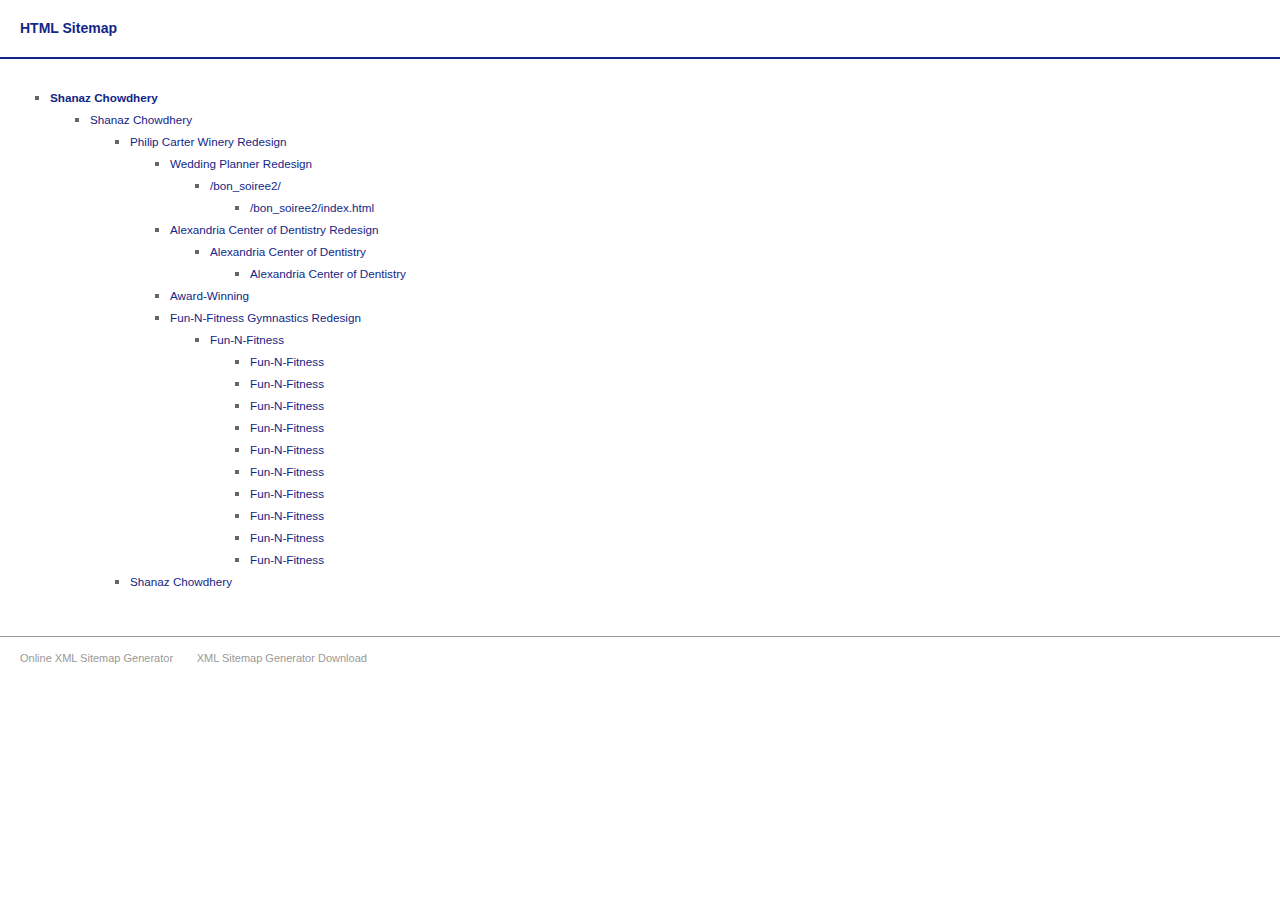
<file: sitemaps/sitemap.htm>
<!DOCTYPE html PUBLIC "-//W3C//DTD XHTML 1.0 Transitional//EN" "http://www.w3.org/TR/xhtml1/DTD/xhtml1-transitional.dtd">

<html xmlns="http://www.w3.org/1999/xhtml">
<head>
    <title>HTML Sitemap</title>
    <meta id="MetaDescription" name="description" content="Sitemap created using Xml Sitemap Generator .org - the free online Google XML sitemap generator" />
    <meta id="MetaKeywords" name="keywords" content="XML Sitemap Generator" />
    <meta content="Xml Sitemap Generator .org" name="Author" />
    <style>
        body, head, #xsg {margin:0px 0px 0px 0px; line-height:22px; color:#666666; width:100%; padding:0px 0px 0px 0px; 
                          font-family : Tahoma, Verdana,   Arial, sans-serif; font-size:13px;}
        
        #xsg ul li a {font-weight:bold; }
        #xsg ul ul li a {font-weight:normal; }
        #xsg a {text-decoration:none; }
        #xsg p {margin:10px 0px 10px 0px;}
        #xsg ul {list-style:square; }
        #xsg li {}
        #xsg th { text-align:left;font-size: 0.9em;padding:2px 10px 2px 2px; border-bottom:1px solid #CCCCCC; border-collapse:collapse;}
        #xsg td { text-align:left;font-size: 0.9em; padding:2px 10px 2px 2px; border-bottom:1px solid #CCCCCC; border-collapse:collapse;}
        
        #xsg .title {font-size: 0.9em;  color:#132687;  display:inline;}
        #xsg .url {font-size: 0.7em; color:#999999;}
        
        #xsgHeader { width:100%; float:left; margin:0px 0px 5px 0px; border-bottom:2px solid #132687; }
        #xsgHeader h1 {  padding:0px 0px 0px 20px ; float:left;}
        #xsgHeader h1 a {color:#132687; font-size:14px; text-decoration:none;cursor:default;}
        #xsgBody {padding:10px;float:left;}
        #xsgFooter { color:#999999; width:100%; float:left; margin:20px 0px 15px 0px; border-top:1px solid #999999;padding: 10px 0px 10px 0px; }
        #xsgFooter a {color:#999999; font-size:11px; text-decoration:none;   }    
        #xsgFooter span {color:#999999; font-size:11px; text-decoration:none; margin-left:20px; }  
    </style>
</head>
<body>
<div id="xsg">
<div id="xsgHeader">
    <h1><a href="https://XmlSitemapGenerator.org/sitemap-generator.aspx" title="XML Sitemap Generator">HTML Sitemap</a></h1>
</div>
<div id="xsgBody">


<ul><li><a href="https://www.shanaz.co/"><span class="title">Shanaz Chowdhery</span></a>
<ul><li><a href="https://www.shanaz.co/aboutme.html"><span class="title">Shanaz Chowdhery</span></a>
<ul><li><a href="https://www.shanaz.co/redesign_gallery/winery.html"><span class="title">Philip Carter Winery Redesign</span></a>
<ul><li><a href="https://www.shanaz.co/redesign_gallery/wedding.html"><span class="title">Wedding Planner Redesign</span></a>
<ul><li><a href="https://www.shanaz.co/bon_soiree2/"><span class="title">/bon_soiree2/</span></a>
<ul><li><a href="https://www.shanaz.co/bon_soiree2/index.html"><span class="title">/bon_soiree2/index.html</span></a>
</li></ul></li></ul></li><li><a href="https://www.shanaz.co/redesign_gallery/dentist.html"><span class="title">Alexandria Center of Dentistry Redesign</span></a>
<ul><li><a href="https://www.shanaz.co/dentist/"><span class="title">Alexandria Center of Dentistry</span></a>
<ul><li><a href="https://www.shanaz.co/dentist/index.html"><span class="title">Alexandria Center of Dentistry</span></a>
</li></ul></li></ul></li><li><a href="https://www.shanaz.co/PC/"><span class="title">Award-Winning</span></a>
</li><li><a href="https://www.shanaz.co/redesign_gallery/gym.html"><span class="title">Fun-N-Fitness Gymnastics Redesign</span></a>
<ul><li><a href="https://www.shanaz.co/gym/"><span class="title">Fun-N-Fitness</span></a>
<ul><li><a href="https://www.shanaz.co/gym/hours.html"><span class="title">Fun-N-Fitness</span></a>
</li><li><a href="https://www.shanaz.co/gym/contact.html"><span class="title">Fun-N-Fitness</span></a>
</li><li><a href="https://www.shanaz.co/gym/new.html"><span class="title">Fun-N-Fitness</span></a>
</li><li><a href="https://www.shanaz.co/gym/schedule.html"><span class="title">Fun-N-Fitness</span></a>
</li><li><a href="https://www.shanaz.co/gym/tuition.html"><span class="title">Fun-N-Fitness</span></a>
</li><li><a href="https://www.shanaz.co/gym/about.html"><span class="title">Fun-N-Fitness</span></a>
</li><li><a href="https://www.shanaz.co/gym/staff.html"><span class="title">Fun-N-Fitness</span></a>
</li><li><a href="https://www.shanaz.co/gym/birthdays.html"><span class="title">Fun-N-Fitness</span></a>
</li><li><a href="https://www.shanaz.co/gym/classes.html"><span class="title">Fun-N-Fitness</span></a>
</li><li><a href="https://www.shanaz.co/gym/index.html"><span class="title">Fun-N-Fitness</span></a>
</li></ul></li></ul></li></ul></li><li><a href="https://www.shanaz.co/index.html"><span class="title">Shanaz Chowdhery</span></a>
</li></ul></li></ul></li></ul><!--<guid value="679eae02-c647-40fd-b97f-afdcdac87149" />--><!--Created using XmlSitemapGenerator.org - Free HTML, RSS and XML sitemap generator-->




</div>
<div id="xsgFooter">
<span></span><a href="https://XmlSitemapGenerator.org/sitemap-generator.aspx" target="_blank" title="Online XML Sitemap Generator">Online XML Sitemap Generator</a>
<span></span><a href="http://g-mapper.co.uk/sitemap-generator.aspx" target="_blank" title="XML Sitemap Generator Download">XML Sitemap Generator Download</a>
</div>
</div>

</body>
</html>
</file>
<file: css/skeleton.css>
/*
* Skeleton V2.0.4
* Copyright 2014, Dave Gamache
* www.getskeleton.com
* Free to use under the MIT license.
* http://www.opensource.org/licenses/mit-license.php
* 12/29/2014
*/


/* Table of contents
––––––––––––––––––––––––––––––––––––––––––––––––––
- Grid
- Base Styles
- Typography
- Links
- Buttons
- Forms
- Lists
- Code
- Tables
- Spacing
- Utilities
- Clearing
- Media Queries
*/


/* Grid
–––––––––––––––––––––––––––––––––––––––––––––––––– */
.container {
  position: relative;
  width: 100%;
  max-width: 960px;
  margin: 0 auto;
  padding: 0 20px;
  box-sizing: border-box; }
.column,
.columns {
  width: 100%;
  float: left;
  box-sizing: border-box; }

/* For devices larger than 400px */
@media (min-width: 400px) {
  .container {
    width: 85%;
    padding: 0; }
}

/* For devices larger than 550px */
@media (min-width: 550px) {
  .container {
    width: 80%; }
  .column,
  .columns {
    margin-left: 4%; }
  .column:first-child,
  .columns:first-child {
    margin-left: 0; }

  .one.column,
  .one.columns                    { width: 4.66666666667%; }
  .two.columns                    { width: 13.3333333333%; }
  .three.columns                  { width: 22%;            }
  .four.columns                   { width: 30.6666666667%; }
  .five.columns                   { width: 39.3333333333%; }
  .six.columns                    { width: 48%;            }
  .seven.columns                  { width: 56.6666666667%; }
  .eight.columns                  { width: 65.3333333333%; }
  .nine.columns                   { width: 74.0%;          }
  .ten.columns                    { width: 82.6666666667%; }
  .eleven.columns                 { width: 91.3333333333%; }
  .twelve.columns                 { width: 100%; margin-left: 0; }

  .one-third.column               { width: 30.6666666667%; }
  .two-thirds.column              { width: 65.3333333333%; }

  .one-half.column                { width: 48%; }

  /* Offsets */
  .offset-by-one.column,
  .offset-by-one.columns          { margin-left: 8.66666666667%; }
  .offset-by-two.column,
  .offset-by-two.columns          { margin-left: 17.3333333333%; }
  .offset-by-three.column,
  .offset-by-three.columns        { margin-left: 26%;            }
  .offset-by-four.column,
  .offset-by-four.columns         { margin-left: 34.6666666667%; }
  .offset-by-five.column,
  .offset-by-five.columns         { margin-left: 43.3333333333%; }
  .offset-by-six.column,
  .offset-by-six.columns          { margin-left: 52%;            }
  .offset-by-seven.column,
  .offset-by-seven.columns        { margin-left: 60.6666666667%; }
  .offset-by-eight.column,
  .offset-by-eight.columns        { margin-left: 69.3333333333%; }
  .offset-by-nine.column,
  .offset-by-nine.columns         { margin-left: 78.0%;          }
  .offset-by-ten.column,
  .offset-by-ten.columns          { margin-left: 86.6666666667%; }
  .offset-by-eleven.column,
  .offset-by-eleven.columns       { margin-left: 95.3333333333%; }

  .offset-by-one-third.column,
  .offset-by-one-third.columns    { margin-left: 34.6666666667%; }
  .offset-by-two-thirds.column,
  .offset-by-two-thirds.columns   { margin-left: 69.3333333333%; }

  .offset-by-one-half.column,
  .offset-by-one-half.columns     { margin-left: 52%; }

}


/* Base Styles
–––––––––––––––––––––––––––––––––––––––––––––––––– */
/* NOTE
html is set to 62.5% so that all the REM measurements throughout Skeleton
are based on 10px sizing. So basically 1.5rem = 15px :) */
html {
  font-size: 62.5%; }
body {
  font-size: 1.5em; /* currently ems cause chrome bug misinterpreting rems on body element */
  line-height: 1.6;
  font-weight: 400;
  font-family: "Raleway", "HelveticaNeue", "Helvetica Neue", Helvetica, Arial, sans-serif;
  color: #222; }


/* Typography
–––––––––––––––––––––––––––––––––––––––––––––––––– */
h1, h2, h3, h4, h5, h6 {
  margin-top: 0;
  margin-bottom: 2rem;
  font-weight: 300; }
h1 { font-size: 4.0rem; line-height: 1.2;  letter-spacing: -.1rem;}
h2 { font-size: 3.6rem; line-height: 1.25; letter-spacing: -.1rem; }
h3 { font-size: 3.0rem; line-height: 1.3;  letter-spacing: -.1rem; }
h4 { font-size: 2.4rem; line-height: 1.35; letter-spacing: -.08rem; }
h5 { font-size: 1.8rem; line-height: 1.5;  letter-spacing: -.05rem; }
h6 { font-size: 1.5rem; line-height: 1.6;  letter-spacing: 0; }

/* Larger than phablet */
@media (min-width: 550px) {
  h1 { font-size: 5.0rem; }
  h2 { font-size: 4.2rem; }
  h3 { font-size: 3.6rem; }
  h4 { font-size: 3.0rem; }
  h5 { font-size: 2.4rem; }
  h6 { font-size: 1.5rem; }
}

p {
  margin-top: 0; }


/* Links
–––––––––––––––––––––––––––––––––––––––––––––––––– */
a {
  color: #1EAEDB; }
a:hover {
  color: #0FA0CE; }


/* Buttons
–––––––––––––––––––––––––––––––––––––––––––––––––– */
.button,
button,
input[type="submit"],
input[type="reset"],
input[type="button"] {
  display: inline-block;
  height: 38px;
  padding: 0 30px;
  color: #555;
  text-align: center;
  font-size: 11px;
  font-weight: 600;
  line-height: 38px;
  letter-spacing: .1rem;
  text-transform: uppercase;
  text-decoration: none;
  white-space: nowrap;
  background-color: transparent;
  border-radius: 4px;
  border: 1px solid #bbb;
  cursor: pointer;
  box-sizing: border-box; }
.button:hover,
button:hover,
input[type="submit"]:hover,
input[type="reset"]:hover,
input[type="button"]:hover,
.button:focus,
button:focus,
input[type="submit"]:focus,
input[type="reset"]:focus,
input[type="button"]:focus {
  color: #333;
  border-color: #888;
  outline: 0; }
.button.button-primary,
button.button-primary,
input[type="submit"].button-primary,
input[type="reset"].button-primary,
input[type="button"].button-primary {
  color: #FFF;
  background-color: #33C3F0;
  border-color: #33C3F0; }
.button.button-primary:hover,
button.button-primary:hover,
input[type="submit"].button-primary:hover,
input[type="reset"].button-primary:hover,
input[type="button"].button-primary:hover,
.button.button-primary:focus,
button.button-primary:focus,
input[type="submit"].button-primary:focus,
input[type="reset"].button-primary:focus,
input[type="button"].button-primary:focus {
  color: #FFF;
  background-color: #1EAEDB;
  border-color: #1EAEDB; }


/* Forms
–––––––––––––––––––––––––––––––––––––––––––––––––– */
input[type="email"],
input[type="number"],
input[type="search"],
input[type="text"],
input[type="tel"],
input[type="url"],
input[type="password"],
textarea,
select {
  height: 38px;
  padding: 6px 10px; /* The 6px vertically centers text on FF, ignored by Webkit */
  background-color: #fff;
  border: 1px solid #D1D1D1;
  border-radius: 4px;
  box-shadow: none;
  box-sizing: border-box; }
/* Removes awkward default styles on some inputs for iOS */
input[type="email"],
input[type="number"],
input[type="search"],
input[type="text"],
input[type="tel"],
input[type="url"],
input[type="password"],
textarea {
  -webkit-appearance: none;
     -moz-appearance: none;
          appearance: none; }
textarea {
  min-height: 65px;
  padding-top: 6px;
  padding-bottom: 6px; }
input[type="email"]:focus,
input[type="number"]:focus,
input[type="search"]:focus,
input[type="text"]:focus,
input[type="tel"]:focus,
input[type="url"]:focus,
input[type="password"]:focus,
textarea:focus,
select:focus {
  border: 1px solid #33C3F0;
  outline: 0; }
label,
legend {
  display: block;
  margin-bottom: .5rem;
  font-weight: 600; }
fieldset {
  padding: 0;
  border-width: 0; }
input[type="checkbox"],
input[type="radio"] {
  display: inline; }
label > .label-body {
  display: inline-block;
  margin-left: .5rem;
  font-weight: normal; }


/* Lists
–––––––––––––––––––––––––––––––––––––––––––––––––– */
ul {
  list-style: circle inside; }
ol {
  list-style: decimal inside; }
ol, ul {
  padding-left: 0;
  margin-top: 0; }
ul ul,
ul ol,
ol ol,
ol ul {
  margin: 1.5rem 0 1.5rem 3rem;
  font-size: 90%; }
li {
  margin-bottom: 1rem; }


/* Code
–––––––––––––––––––––––––––––––––––––––––––––––––– */
code {
  padding: .2rem .5rem;
  margin: 0 .2rem;
  font-size: 90%;
  white-space: nowrap;
  background: #F1F1F1;
  border: 1px solid #E1E1E1;
  border-radius: 4px; }
pre > code {
  display: block;
  padding: 1rem 1.5rem;
  white-space: pre; }


/* Tables
–––––––––––––––––––––––––––––––––––––––––––––––––– */
th,
td {
  padding: 12px 15px;
  text-align: left;
  border-bottom: 1px solid #E1E1E1; }
th:first-child,
td:first-child {
  padding-left: 0; }
th:last-child,
td:last-child {
  padding-right: 0; }


/* Spacing
–––––––––––––––––––––––––––––––––––––––––––––––––– */
button,
.button {
  margin-bottom: 1rem; }
input,
textarea,
select,
fieldset {
  margin-bottom: 1.5rem; }
pre,
blockquote,
dl,
figure,
table,
p,
ul,
ol,
form {
  margin-bottom: 2.5rem; }


/* Utilities
–––––––––––––––––––––––––––––––––––––––––––––––––– */
.u-full-width {
  width: 100%;
  box-sizing: border-box; }
.u-max-full-width {
  max-width: 100%;
  box-sizing: border-box; }
.u-pull-right {
  float: right; }
.u-pull-left {
  float: left; }


/* Misc
–––––––––––––––––––––––––––––––––––––––––––––––––– */
hr {
  margin-top: 3rem;
  margin-bottom: 3.5rem;
  border-width: 0;
  border-top: 1px solid #E1E1E1; }


/* Clearing
–––––––––––––––––––––––––––––––––––––––––––––––––– */

/* Self Clearing Goodness */
.container:after,
.row:after,
.u-cf {
  content: "";
  display: table;
  clear: both; }


/* Media Queries
–––––––––––––––––––––––––––––––––––––––––––––––––– */
/*
Note: The best way to structure the use of media queries is to create the queries
near the relevant code. For example, if you wanted to change the styles for buttons
on small devices, paste the mobile query code up in the buttons section and style it
there.
*/


/* Larger than mobile */
@media (min-width: 400px) {}

/* Larger than phablet (also point when grid becomes active) */
@media (min-width: 550px) {}

/* Larger than tablet */
@media (min-width: 750px) {}

/* Larger than desktop */
@media (min-width: 1000px) {}

/* Larger than Desktop HD */
@media (min-width: 1200px) {}
</file>
<file: css/main.css>
/*Background Color Styling*/

body {
  background-color: white;
}

.hero {
  background-color: white;
  height: 100vh;
}

#about {
  background-color: white;
}

#education {
  background-color: white;
}


hr {
  border: .25em solid #97ABB1;
  border-radius: 2px;

}



/*Selfie styling - swap on hover */


/* Make the container relative */
.swap-on-hover {
  position: relative;
	margin:  0 auto;
  max-height: 340px;
  max-width: 255px;
  padding-left: 40px;
  padding-top: 60px;
}

/* Select the image and make it absolute to the container */
.swap-on-hover img {
  position: absolute;
  /* top:0; */
  /* left:0; */
  border-radius: 70px;
	overflow: hidden;
	/* Sets the width and height for the images*/
  max-height: 240px;
  max-width: 255px;
}

/*
	We set z-index to be higher than the back image, so it's alwyas on the front.
We give it an opacity leaner to .25s, that way when we hover we will get a nice fading effect.
*/
.swap-on-hover .swap-on-hover__front-image {
  z-index: 9999;
  transition: opacity .5s linear;
  cursor: pointer;
}

/* When we hover the figure element, the block with .swap-on-hover, we want to use > so the front-image is going to have opacity of 0, which means it will be hidden, to the back image will show */
.swap-on-hover:hover > .swap-on-hover__front-image{
  opacity: 0;
}

/*Header/Bullets Section*/

h1 {

  font-family: 'Merriweather', serif;
  font-weight: 900;
  font-size: 4em;
  /* text-shadow: 1px 1px 0px #ededed, 4px 4px 0px rgba(0,0,0,0.15); */
  padding-bottom: 20px;
  padding-top: 30px;
}

ul {
  list-style: none;
}


li {
  font-family: Merriweather, sans-serif;
  color: #2b2b2b;
  font-size: 1.5em;
  margin-top: 15px;

}

.bullets .far {
  padding-right: 20px;
  color: #1E5999;
  margin-left: 30px;
  margin-top: 18px;
  font-size: 1.2em;
}
.bullets .fas {
  padding-right: 20px;
  color: #1E5999;
  margin-left: 30px;
  margin-top: 18px;
  font-size: 1.2em;
}

.social {
  padding-top: 30px;
  margin: 0 auto;
  text-align: center;
}

.social .fab, .social .fas {
  color: #1E5999;
  display: inline-block;
  margin-left: 30px;
  margin-top: 18px;
  font-size: 5em;
  padding-bottom: 30px;
}

.social .fab:hover, .social .fas:hover {
    opacity: 0.7;
    color: #3C84CC;
    filter: alpha(opacity=100); /* For IE8 and earlier */
    display:  inline-block;
}

/*About*/
h2 {
  font-family: 'Raleway', sans;
  text-align: center;
  font-weight: 600;
}

p {
  font-family: Merriweather;
  font-size: 1em;
}

.work_images:first-child {
  margin-top:75px;
}

.work_images {
  max-height: 200px;
  max-width: 200px;
  margin-left: 10px;
  margin-top:30px;
}

/*Education*/

.yale {
  max-height: 200px;
  max-width: 200px;
  /*border-radius: 30px;*/
  margin-top: 100px;
}


/*Footer*/
#footer {
  text-align: center;
  margin-bottom: 30px;
  font-size: 0.75em;
}

/*Mobile Styling*/
  @media (max-width: 1000px) {
    h1 {
      font-size: 4em;
      Text-align: center;
    }

    .selfie {
        display: none;
        }

    .bullets {
      display: none;
        }

    .social {
      font-size: 1em;
    }

    .work_images {
      display: none;
    }

    .yale {
      display: none;
    }

  }

/* Colors:
Dark blue: #1E5999
Medium Blue: #3E9FE0
Light Blue: #8fbfe0
Grey: #97ABB1

*/
</file>
